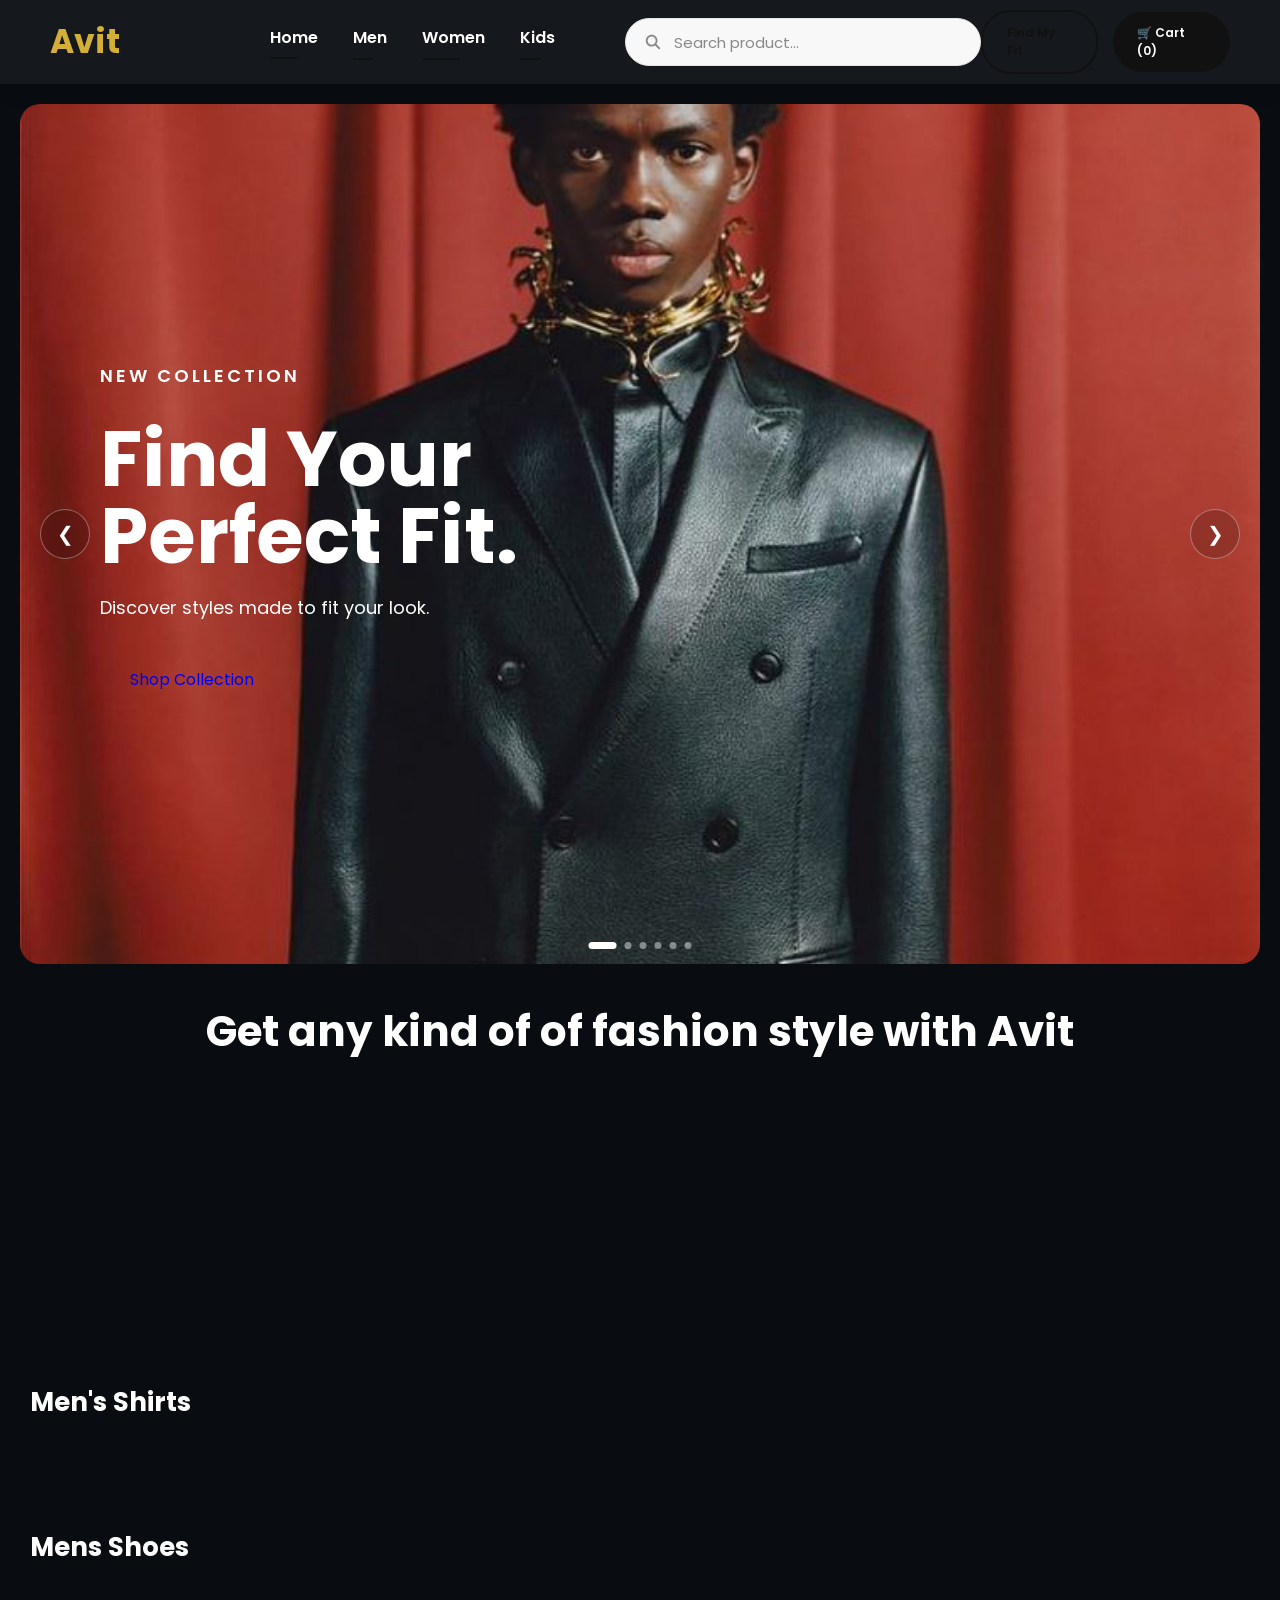
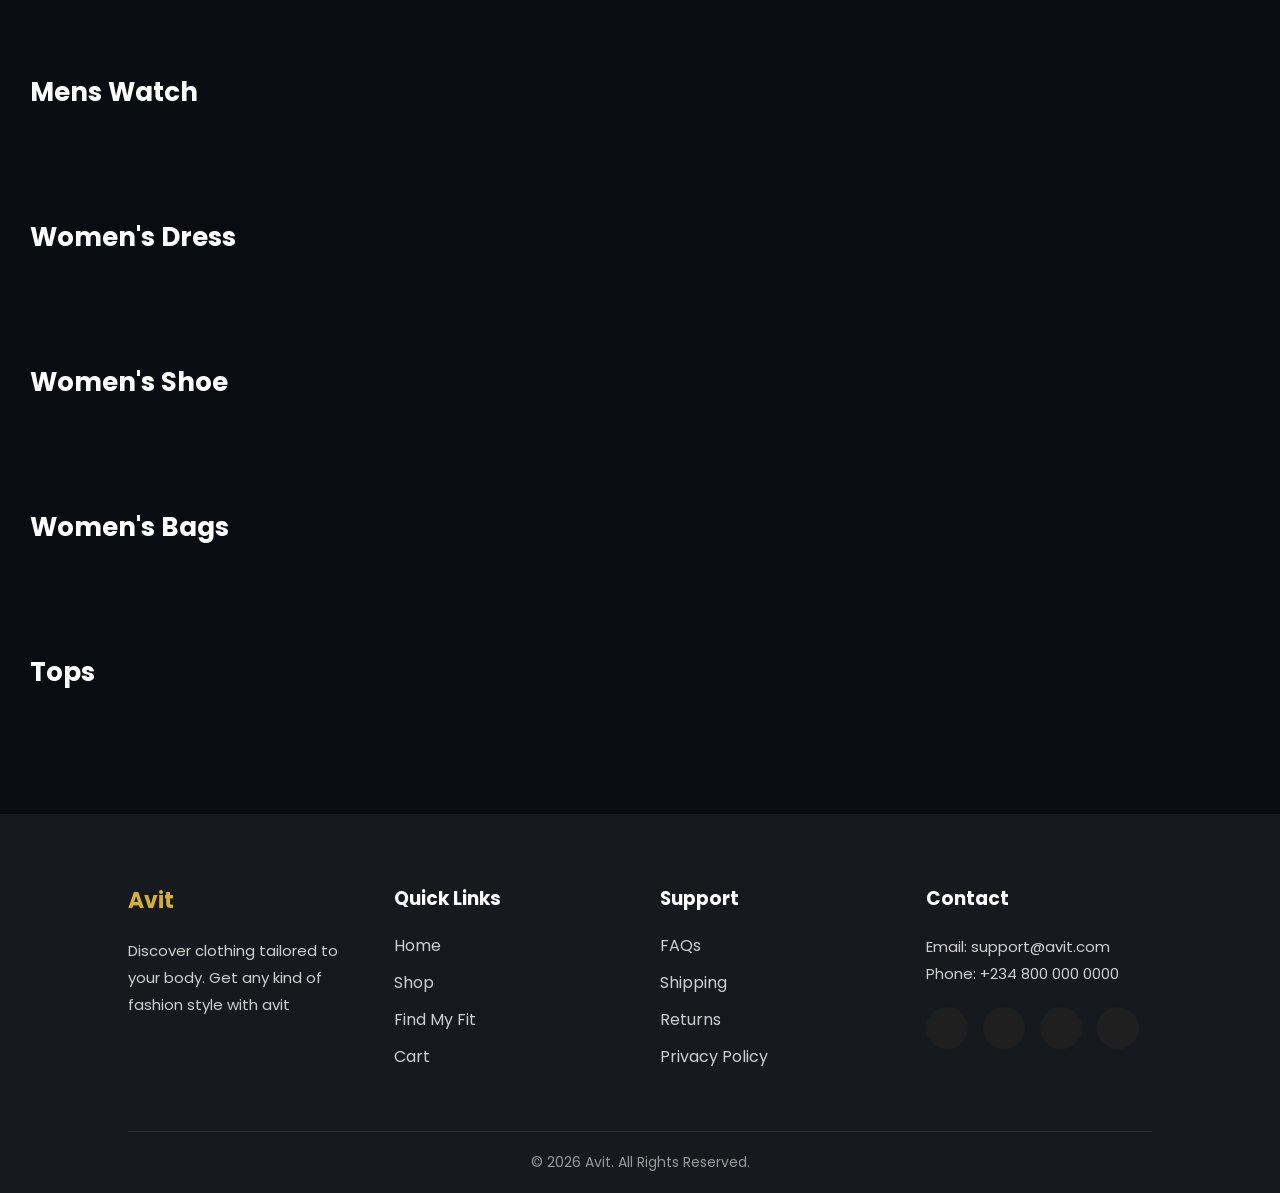
<file: index.html>
<!doctype html>
<html lang="en">
  <head>
    <meta charset="UTF-8"/>
    <meta name="viewport" content="width=device-width, initial-scale=1.0" />
    <title>Avit</title>
    <link rel="stylesheet" href="style.css" />
    <link rel="preconnect" href="https://fonts.googleapis.com">
<link rel="preconnect" href="https://fonts.gstatic.com" crossorigin>
<link href="https://fonts.googleapis.com/css2?family=Barlow+Semi+Condensed:ital,wght@0,100;0,200;0,300;0,400;0,500;0,600;0,700;0,800;0,900;1,100;1,200;1,300;1,400;1,500;1,600;1,700;1,800;1,900&family=Inter:ital,opsz,wght@0,14..32,100..900;1,14..32,100..900&family=League+Gothic&family=Open+Sans:ital,wght@0,300..800;1,300..800&family=Playfair+Display:ital,wght@0,400..900;1,400..900&family=Poppins:ital,wght@0,100;0,200;0,300;0,400;0,500;0,600;0,700;0,800;0,900;1,100;1,200;1,300;1,400;1,500;1,600;1,700;1,800;1,900&family=Roboto:ital,wght@0,100..900;1,100..900&family=Work+Sans:ital,wght@0,100..900;1,100..900&display=swap" rel="stylesheet">
<link rel="stylesheet" href="loader.css">  
</head>
  <body>




    <div id="loader-overlay" class="loader-overlay hidden">

    <div class="loader-box">

        <div class="spinner"></div>

        <h2 id="loader-title">Loading...</h2>

        <p id="loader-text">
            Please wait while we prepare everything.
        </p>

        <button id="retry-btn" class="hidden">
            Retry
        </button>

    </div>

</div>




    <!-- desktop-navbar -->
 <nav class="navbar">

    <div class="logo">
        <h1>Avit</h1>
    </div>

    <div class="gender">
           <div class="nav-home">
        <a href="index.html">Home</a>
    </div>
        <a href="#">Men</a>
        <a href="#">Women</a>
        <a href="#">Kids</a>
    </div>

   
        <div class="srch-bar">

            <svg xmlns="http://www.w3.org/2000/svg" viewBox="0 0 640 640">
                <path d="M480 272C480 317.9 465.1 360.3 440 394.7L566.6 521.4C579.1 533.9 579.1 554.2 566.6 566.7C554.1 579.2 533.8 579.2 521.3 566.7L394.7 440C360.3 465.1 317.9 480 272 480C157.1 480 64 386.9 64 272C64 157.1 157.1 64 272 64C386.9 64 480 157.1 480 272zM272 416C351.5 416 416 351.5 416 272C416 192.5 351.5 128 272 128C192.5 128 128 192.5 128 272C128 351.5 192.5 416 272 416z"/>
            </svg>

             <input
               type="text"
               id="search-input"
               placeholder="Search product...">

              <div id="search-dropdown" class="search-dropdown"></div>
        </div>

    <div class="actions">
        <a href="find-fit.html" class="fit-btn">
            Find My Fit
        </a>

     <a href="cart.html" class="cart-btn">
    🛒 Cart (<span class="cart-count">0</span>)
    </a>
    </div>
</nav>
<!-- end of desktop-navbar -->




<!-- mobile navbar -->
<section class="media-nav">

    <div class="avit">
     <button id="menu-btn">
                   ☰
            </button>

    <div class="logo">
        <h1>Avit</h1>
    </div>

    
        <div class="srch-bar">
            <svg xmlns="http://www.w3.org/2000/svg" viewBox="0 0 640 640">
                <path d="M480 272C480 317.9 465.1 360.3 440 394.7L566.6 521.4C579.1 533.9 579.1 554.2 566.6 566.7C554.1 579.2 533.8 579.2 521.3 566.7L394.7 440C360.3 465.1 317.9 480 272 480C157.1 480 64 386.9 64 272C64 157.1 157.1 64 272 64C386.9 64 480 157.1 480 272zM272 416C351.5 416 416 351.5 416 272C416 192.5 351.5 128 272 128C192.5 128 128 192.5 128 272C128 351.5 192.5 416 272 416z"/>
            </svg>

             <input type="text"id="mobile-search-input" placeholder="Search product...">
                <div id="mobile-search-dropdown" class="search-dropdown"></div>
        </div>
        </div>
        </section>


<div class="navka" id="navka">
     <div class="gender">
        <a href="index.html">Home</a>
        <a href="#">Men</a>
        <a href="#">Women</a>
        <a href="#">Kids</a>
    </div>

       <div class="actions">
        <a href="find-fit.html" class="fit-btn">
            Find My Fit
        </a>

     <a href="cart.html" class="cart-btn">
    🛒 Cart (<span class="cart-count">0</span>)
</a>
    </div>
</div>
<!-- end of mobile-navbar -->


    <section>

 <section class="hero">

    <!-- Slide 1 -->
    <div class="hero-slide active">

        <div class="hero-content">
            <p class="hero-label">NEW COLLECTION</p>

            <h1>Find Your Perfect Fit.</h1>

            <p>
                Discover styles made to fit your look.
            </p>

            <a href="#" class="hero-btn">
                Shop Collection
            </a>
        </div>

    </div>


    <!-- Slide 2 -->
    <div class="hero-slide">

        <div class="hero-content">
            <p class="hero-label">MEN'S COLLECTION</p>

            <h1>Style That Fits You.</h1>

            <p>
                Discover our latest men's collection.
            </p>

            <a href="#" class="hero-btn">
                Shop Men
            </a>
        </div>

    </div>


    <!-- Slide 3 -->
    <div class="hero-slide">

        <div class="hero-content">
            <p class="hero-label">MEN'S FIT</p>

            <h1>Know Your Size.</h1>

            <p>
                Find the right fit before you shop.
            </p>

            <a href="#" class="hero-btn">
                Find My Fit
            </a>
        </div>

    </div>


    <!-- Slide 4 -->
    <div class="hero-slide">

        <div class="hero-content">
            <p class="hero-label">WOMEN'S COLLECTION</p>

            <h1>Made For Your Style.</h1>

            <p>
                Explore our latest women's collection.
            </p>

            <a href="#" class="hero-btn">
                Shop Women
            </a>
        </div>

    </div>


    <!-- Slide 5 -->
    <div class="hero-slide">

        <div class="hero-content">
            <p class="hero-label">WOMEN'S COLLECTION</p>

            <h1>Style Made Personal.</h1>

            <p>
                Discover pieces made to complement your style.
            </p>

            <a href="#" class="hero-btn">
                Explore Women
            </a>
        </div>

    </div>


    <!-- Slide 6 -->
    <div class="hero-slide">

        <div class="hero-content">
            <p class="hero-label">AVIT FIT</p>

            <h1>Your Fit. Your Style.</h1>

            <p>
                Let AVIT help you discover your perfect size.
            </p>

            <a href="#" class="hero-btn">
                Find My Fit
            </a>
        </div>

    </div>


    <!-- Previous button -->
    <button class="hero-arrow hero-prev">
        &#10094;
    </button>


    <!-- Next button -->
    <button class="hero-arrow hero-next">
        &#10095;
    </button>


    <!-- Dots -->
    <div class="hero-dots">

        <button class="hero-dot active"></button>

        <button class="hero-dot"></button>

        <button class="hero-dot"></button>

        <button class="hero-dot"></button>

        <button class="hero-dot"></button>

        <button class="hero-dot"></button>

    </div>

</section>




      <div class="avit-text">
        <h2>Get any kind of of fashion style with Avit</h2>
      </div>

      

      <main class="first-rw">
        <h2>Men's Shirts</h2>

        <div id="mens-shirts" class="image-row"></div>
      </main>
   
      <main class="first-rw">
        <h2>Mens Shoes</h2>
        <div id="mens-shoes" class="image-row">

        </div>
      </main>

   
      <main class="first-rw">
        <h2>Mens Watch</h2>
        <div id="mens-watches" class="image-row">

        </div>
      </main>
   
      <main class="first-rw">
        <h2>Women's Dress</h2>
        <div id="womens-dresses" class="image-row">

        </div>
      </main>
   
      <main class="first-rw">
        <h2>Women's Shoe</h2>
        <div id="womens-shoes" class="image-row">

        </div>
      </main>
   

      <main class="first-rw">
        <h2>Women's Bags</h2>
        <div id="womens-bags" class="image-row">

        </div>
      </main>
   
      
      <main class="first-rw">
        <h2>Tops</h2>
        <div id="tops" class="image-row">

        </div>
      </main>

<!--       
      <main class="first-rw">
        <h2>Recommended</h2>
        <div class="image-row1">
          <div class="img-image">
            <img src="images/Instagram.png" alt="image" />
            <img src="images/iPhone wallpaper.png" alt="image" />
            <img src="images/manique.png" alt="image" />
            <img src="images/tf.png" alt="image" />
          </div>

          <div class="img-g">
            <img src="images/shoe1.png" alt="image" />
          </div>
        </div>
      </main>



  
      <main class="first-rw">
        <h2>Recommended</h2>
        <div class="image-row">

            <div class="single-box">
          <img src="images/600456562859320070.png" alt="image" />
             <h3>Black Shirt</h3>

    <p class="price">₦15,000</p>

    <button
        class="add-cart"
        data-id="1"
        data-name="Black Shirt"
        data-price="15000"
        data-image="images/shirt.jpg">
        Add to Cart
    </button>
    </div>

           
    <div class="single-box">
          <img src="images/65724475808430015.png" alt="image" />
               <h3>Black Shirt</h3>

    <p class="price">₦15,000</p>

    <button
        class="add-cart"
        data-id="1"
        data-name="Black Shirt"
        data-price="15000"
        data-image="images/shirt.jpg">
        Add to Cart
    </button>
    </div>


    <div class="single-box">
          <img src="images/cs.png" alt="image" />
       <h3>Black Shirt</h3>

    <p class="price">₦15,000</p>

    <button
        class="add-cart"
        data-id="1"
        data-name="Black Shirt"
        data-price="15000"
        data-image="images/shirt.jpg">
        Add to Cart
    </button>
</div>


           <div class="single-box">
          <img src="images/female mannequin.png" alt="image" />
                <h3>Black Shirt</h3>

    <p class="price">₦15,000</p>

    <button
        class="add-cart"
        data-id="1"
        data-name="Black Shirt"
        data-price="15000"
        data-image="images/shirt.jpg">
        Add to Cart
    </button>
    </div>



    <div class="singlebox">
          <img src="images/Instagram.png" alt="image" />
      <h3>Black Shirt</h3>

    <p class="price">₦15,000</p>

    <button
        class="add-cart"
        data-id="1"
        data-name="Black Shirt"
        data-price="15000"
        data-image="images/shirt.jpg">
        Add to Cart
    </button>
    </div>


         <div class="single-box">
          <img src="images/iPhone wallpaper.png" alt="image" />
             <h3>Black Shirt</h3>

    <p class="price">₦15,000</p>

    <button
        class="add-cart"
        data-id="1"
        data-name="Black Shirt"
        data-price="15000"
        data-image="images/shirt.jpg">
        Add to Cart
    </button>
    </div>


    <div class="single-box">
          <img src="images/manique.png" alt="image" />
                 <h3>Black Shirt</h3>

    <p class="price">₦15,000</p>

    <button
        class="add-cart"
        data-id="1"
        data-name="Black Shirt"
        data-price="15000"
        data-image="images/shirt.jpg">
        Add to Cart
    </button>
    </div>

    <div class="single-box">
          <img src="images/tf.png" alt="image" />
                         <h3>Black Shirt</h3>

    <p class="price">₦15,000</p>

    <button
        class="add-cart"
        data-id="1"
        data-name="Black Shirt"
        data-price="15000"
        data-image="images/shirt.jpg">
        Add to Cart
    </button>
    </div>

    
    <div class="single-box">
          <img src="images/tp.png" alt="images" />
                                <h3>Black Shirt</h3>

    <p class="price">₦15,000</p>

    <button
        class="add-cart"
        data-id="1"
        data-name="Black Shirt"
        data-price="15000"
        data-image="images/shirt.jpg">
        Add to Cart
    </button>
    </div>

        </div>
      </main>



      <main class="first-rw">
        <h2>Fashion Evolution</h2>
        <div class="image-row2">
          <img src="images/couplr.png" alt="image" />



          <div class="head2">
          <h2>The Evolution of Personal Style</h2>

          <p>
           Fashion is far more than just the
            clothes we wear; it is a profound visual language and a dynamic
            cultural phenomenon. From the glamorous runways of Vogue to the
            streets of Nigeria, style empowers individuals to express their
            unique identities, moods, and values.
          </p>
        </div>
      </main>



    
      <main class="first-rw">
        <h2>Recommended</h2>
        <div class="image-row">

            <div class="single-box">
          <img src="images/600456562859320070.png" alt="image" />
             <h3>Black Shirt</h3>

    <p class="price">₦15,000</p>

    <button
        class="add-cart"
        data-id="1"
        data-name="Black Shirt"
        data-price="15000"
        data-image="images/shirt.jpg">
        Add to Cart
    </button>
    </div>

           
    <div class="single-box">
          <img src="images/65724475808430015.png" alt="image" />
               <h3>Black Shirt</h3>

    <p class="price">₦15,000</p>

    <button
        class="add-cart"
        data-id="1"
        data-name="Black Shirt"
        data-price="15000"
        data-image="images/shirt.jpg">
        Add to Cart
    </button>
    </div>


    <div class="single-box">
          <img src="images/cs.png" alt="image" />
       <h3>Black Shirt</h3>

    <p class="price">₦15,000</p>

    <button
        class="add-cart"
        data-id="1"
        data-name="Black Shirt"
        data-price="15000"
        data-image="images/shirt.jpg">
        Add to Cart
    </button>
</div>


           <div class="single-box">
          <img src="images/female mannequin.png" alt="image" />
                <h3>Black Shirt</h3>

    <p class="price">₦15,000</p>

    <button
        class="add-cart"
        data-id="1"
        data-name="Black Shirt"
        data-price="15000"
        data-image="images/shirt.jpg">
        Add to Cart
    </button>
    </div>



    <div class="singlebox">
          <img src="images/Instagram.png" alt="image" />
      <h3>Black Shirt</h3>

    <p class="price">₦15,000</p>

    <button
        class="add-cart"
        data-id="1"
        data-name="Black Shirt"
        data-price="15000"
        data-image="images/shirt.jpg">
        Add to Cart
    </button>
    </div>


         <div class="single-box">
          <img src="images/iPhone wallpaper.png" alt="image" />
             <h3>Black Shirt</h3>

    <p class="price">₦15,000</p>

    <button
        class="add-cart"
        data-id="1"
        data-name="Black Shirt"
        data-price="15000"
        data-image="images/shirt.jpg">
        Add to Cart
    </button>
    </div>


    <div class="single-box">
          <img src="images/manique.png" alt="image" />
                 <h3>Black Shirt</h3>

    <p class="price">₦15,000</p>

    <button
        class="add-cart"
        data-id="1"
        data-name="Black Shirt"
        data-price="15000"
        data-image="images/shirt.jpg">
        Add to Cart
    </button>
    </div>

    <div class="single-box">
          <img src="images/tf.png" alt="image" />
                         <h3>Black Shirt</h3>

    <p class="price">₦15,000</p>

    <button
        class="add-cart"
        data-id="1"
        data-name="Black Shirt"
        data-price="15000"
        data-image="images/shirt.jpg">
        Add to Cart
    </button>
    </div>

    
    <div class="single-box">
          <img src="images/tp.png" alt="images" />
                                <h3>Black Shirt</h3>

    <p class="price">₦15,000</p>

    <button
        class="add-cart"
        data-id="1"
        data-name="Black Shirt"
        data-price="15000"
        data-image="images/shirt.jpg">
        Add to Cart
    </button>
    </div>

        </div>
      </main>  -->



    <footer class="footer">
    <div class="footer-container">

        <div class="footer-section">
            <h2 class="logo">Avit</h2>
            <p>
                Discover clothing tailored to your body. Get any kind of fashion style with avit
            </p>
        </div>

        <div class="footer-section">
            <h3>Quick Links</h3>
            <ul>
                <li><a href="index.html">Home</a></li>
                <li><a href="search.html">Shop</a></li>
                <li><a href="input.html">Find My Fit</a></li>
                <li><a href="payment.html">Cart</a></li>
            </ul>
        </div>

        <div class="footer-section">
            <h3>Support</h3>
            <ul>
                <li><a href="#">FAQs</a></li>
                <li><a href="#">Shipping</a></li>
                <li><a href="#">Returns</a></li>
                <li><a href="#">Privacy Policy</a></li>
            </ul>
        </div>

        <div class="footer-section">
            <h3>Contact</h3>
            <p>Email: support@avit.com</p>
            <p>Phone: +234 800 000 0000</p>

            <div class="socials">
                <a href="#"><i class="fa-brands fa-facebook-f"></i></a>
                <a href="#"><i class="fa-brands fa-instagram"></i></a>
                <a href="#"><i class="fa-brands fa-x-twitter"></i></a>
                <a href="#"><i class="fa-brands fa-tiktok"></i></a>
            </div>
        </div>

    </div>

    <div class="footer-bottom">
        <p>© 2026 Avit. All Rights Reserved.</p>
    </div>
</footer>

<script src="loader.js"></script>
<script src="index.js"></script>

  </body>
</html>
</file>
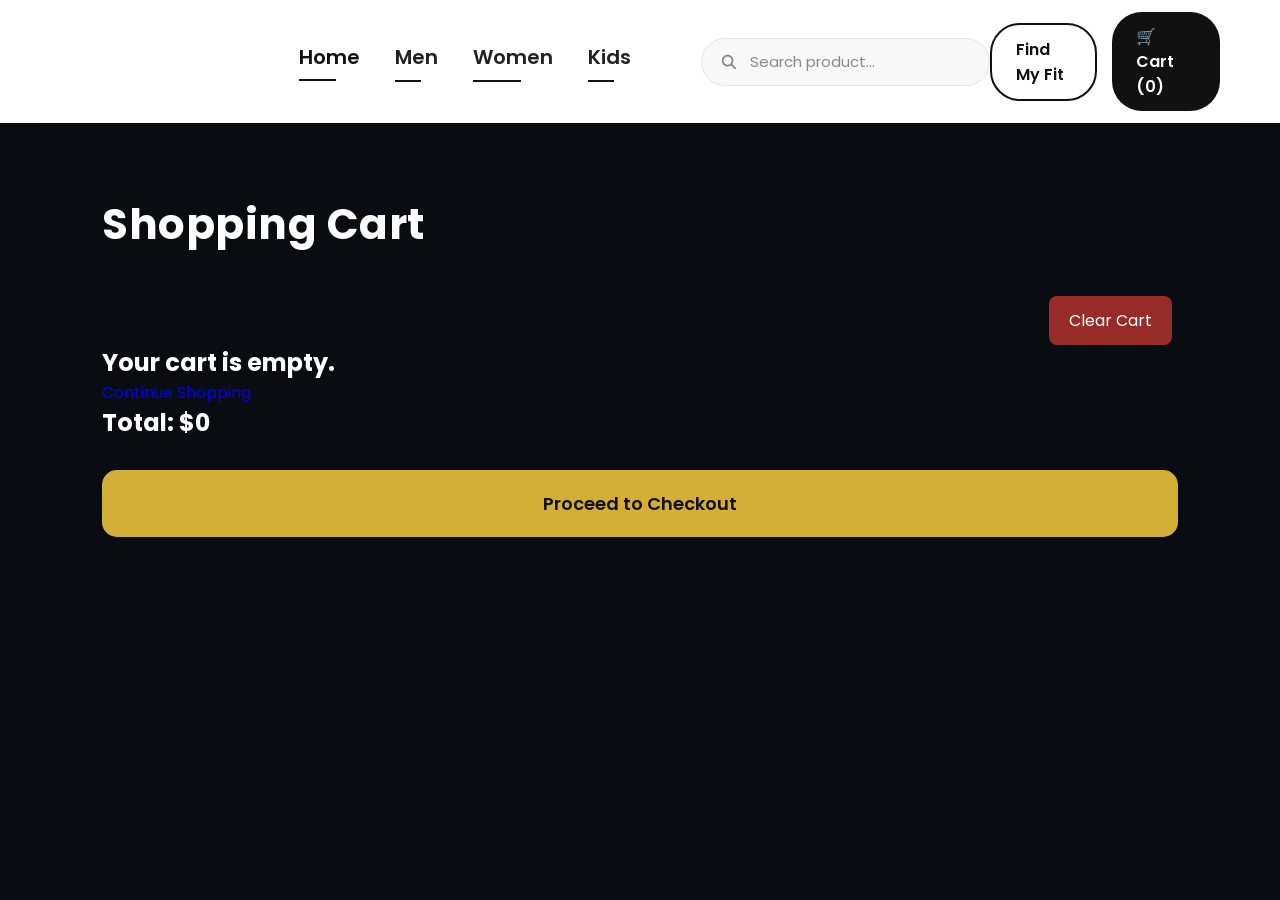
<file: cart.html>
<!DOCTYPE html>
<html lang="en">
<head>
    <meta charset="UTF-8">
    <meta name="viewport" content="width=device-width, initial-scale=1.0">
    <title>Cart</title>
    <link rel="stylesheet" href="cart.css">
    <link rel="stylesheet"
    href="https://cdnjs.cloudflare.com/ajax/libs/font-awesome/6.7.2/css/all.min.css">
</head>
<body>


    <nav class="navbar">

    <div class="logo">
        <h1>Avit</h1>
    </div>

    <div class="gender">
           <div class="nav-home">
        <a href="index.html">Home</a>
    </div>
        <a href="#">Men</a>
        <a href="#">Women</a>
        <a href="#">Kids</a>
    </div>

   
        <div class="srch-bar">

            <svg xmlns="http://www.w3.org/2000/svg" viewBox="0 0 640 640">
                <path d="M480 272C480 317.9 465.1 360.3 440 394.7L566.6 521.4C579.1 533.9 579.1 554.2 566.6 566.7C554.1 579.2 533.8 579.2 521.3 566.7L394.7 440C360.3 465.1 317.9 480 272 480C157.1 480 64 386.9 64 272C64 157.1 157.1 64 272 64C386.9 64 480 157.1 480 272zM272 416C351.5 416 416 351.5 416 272C416 192.5 351.5 128 272 128C192.5 128 128 192.5 128 272C128 351.5 192.5 416 272 416z"/>
            </svg>

             <input
               type="text"
               id="search-input"
               placeholder="Search product...">

              <div id="search-dropdown" class="search-dropdown"></div>
        </div>

    <div class="actions">
        <a href="find-fit.html" class="fit-btn">
            Find My Fit
        </a>

     <a href="cart.html" class="cart-btn">
    🛒 Cart (<span class="cart-count">0</span>)
    </a>
    </div>
</nav>
<!-- end of desktop-navbar -->




<!-- mobile navbar -->
<section class="media-nav">

    <div class="avit">
     <button id="menu-btn">
                   ☰
            </button>

    <div class="logo">
        <h1>Avit</h1>
    </div>

    
        <div class="srch-bar">
            <svg xmlns="http://www.w3.org/2000/svg" viewBox="0 0 640 640">
                <path d="M480 272C480 317.9 465.1 360.3 440 394.7L566.6 521.4C579.1 533.9 579.1 554.2 566.6 566.7C554.1 579.2 533.8 579.2 521.3 566.7L394.7 440C360.3 465.1 317.9 480 272 480C157.1 480 64 386.9 64 272C64 157.1 157.1 64 272 64C386.9 64 480 157.1 480 272zM272 416C351.5 416 416 351.5 416 272C416 192.5 351.5 128 272 128C192.5 128 128 192.5 128 272C128 351.5 192.5 416 272 416z"/>
            </svg>

             <input type="text"id="mobile-search-input" placeholder="Search product...">
                <div id="mobile-search-dropdown" class="search-dropdown"></div>
        </div>
        </div>
        </section>


<div class="navka" id="navka">
     <div class="gender">
        <a href="index.html">Home</a>
        <a href="#">Men</a>
        <a href="#">Women</a>
        <a href="#">Kids</a>
    </div>

       <div class="actions">
        <a href="find-fit.html" class="fit-btn">
            Find My Fit
        </a>

     <a href="cart.html" class="cart-btn">
    🛒 Cart (<span class="cart-count">0</span>)
</a>
    </div>
</div>
<!-- end of desktop-navbar -->



    <div class="whole-container">

    <h1>Shopping Cart</h1>

    <button id="clear-cart" class="clear-cart-btn">
    Clear Cart
    </button>

    <div id="empty-cart" style="display:none;">
    <h2>Your cart is empty.</h2>
    <a href="index.html">Continue Shopping</a>
</div>

    <div id="cart-container"></div>

    
    <h2>Total: $<span id="total">0</span></h2>

    <a href="payment.html">
    <button class="checkout-btn">
        Proceed to Checkout
    </button>
    </a>

    </div>

    <script src="cart.js"></script>

    <script src="index.js"></script>

</body>
</html>
</file>
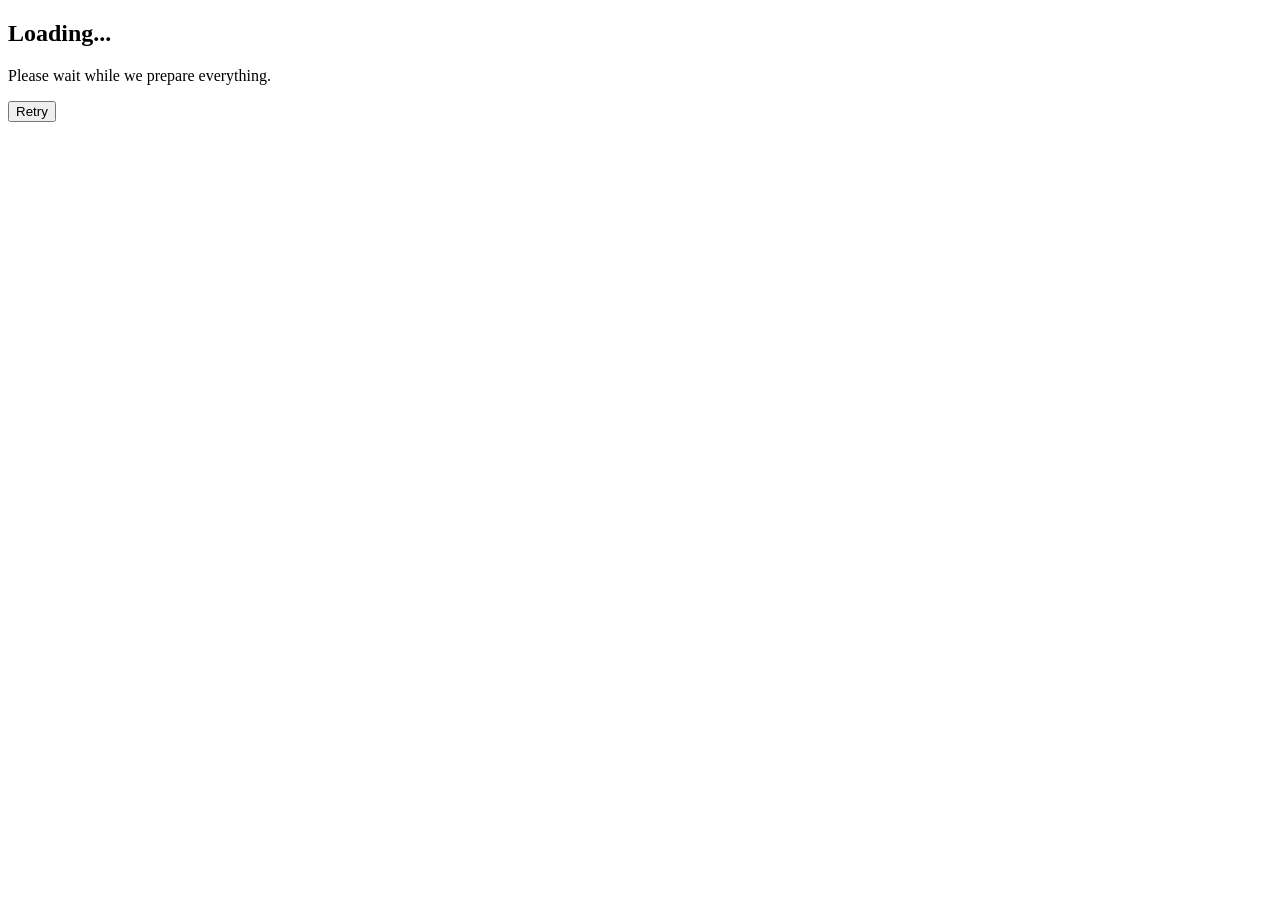
<file: loader.html>
<!DOCTYPE html>
<html lang="en">
<head>
    <meta charset="UTF-8">
    <meta name="viewport" content="width=device-width, initial-scale=1.0">
    <title>loader</title>
    
    
</head>
<body>
    

    <div id="loader-overlay" class="loader-overlay hidden">
    <div class="loader-box">

        <div class="spinner"></div>

        <h2 id="loader-title">Loading...</h2>

        <p id="loader-text">
            Please wait while we prepare everything.
        </p>

        <button id="retry-btn" class="hidden">
            Retry
        </button>

    </div>
</div>

       <script src="loader.js"></script>
        <script src="index.js"></script>

</body>
</html>
</file>
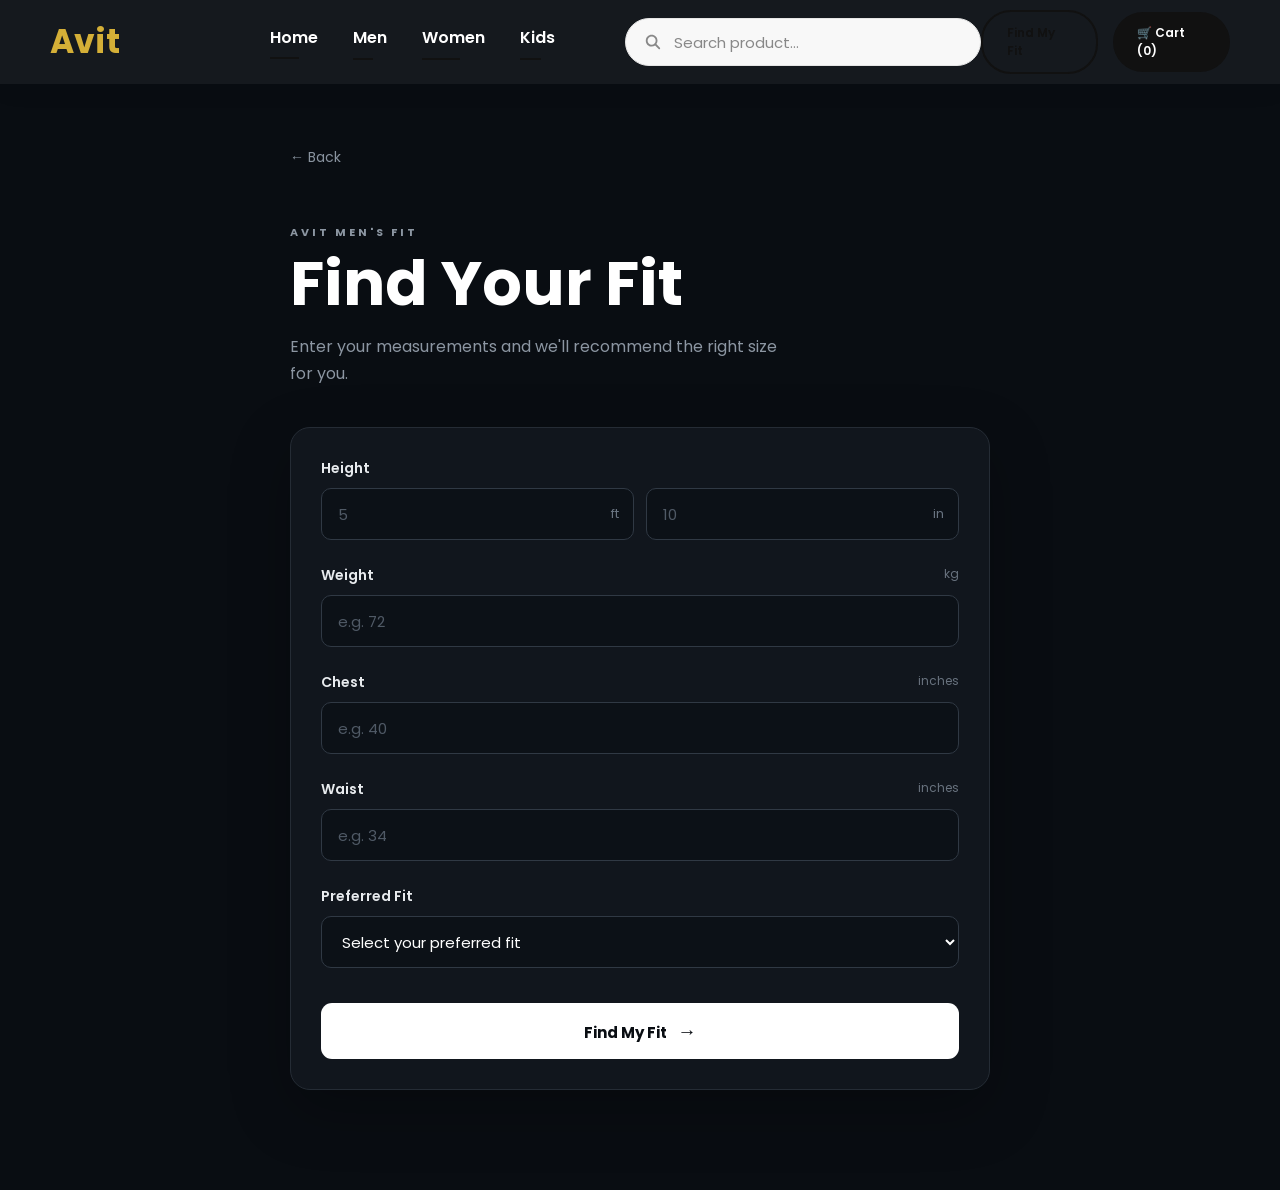
<file: mens-fit.html>
<!DOCTYPE html>
<html lang="en">
<head>
    <meta charset="UTF-8">
    <meta
        name="viewport"
        content="width=device-width, initial-scale=1.0">
    <title>Men's Fit | AVIT</title>
    <link rel="stylesheet" href="style.css">
    <link rel="stylesheet" href="fit-form.css">
</head>

<body>


    
    <!-- desktop-navbar -->
 <nav class="navbar">

    <div class="logo">
        <h1>Avit</h1>
    </div>

    <div class="gender">
           <div class="nav-home">
        <a href="index.html">Home</a>
    </div>
        <a href="#">Men</a>
        <a href="#">Women</a>
        <a href="#">Kids</a>
    </div>

   
        <div class="srch-bar">

            <svg xmlns="http://www.w3.org/2000/svg" viewBox="0 0 640 640">
                <path d="M480 272C480 317.9 465.1 360.3 440 394.7L566.6 521.4C579.1 533.9 579.1 554.2 566.6 566.7C554.1 579.2 533.8 579.2 521.3 566.7L394.7 440C360.3 465.1 317.9 480 272 480C157.1 480 64 386.9 64 272C64 157.1 157.1 64 272 64C386.9 64 480 157.1 480 272zM272 416C351.5 416 416 351.5 416 272C416 192.5 351.5 128 272 128C192.5 128 128 192.5 128 272C128 351.5 192.5 416 272 416z"/>
            </svg>

             <input
               type="text"
               id="search-input"
               placeholder="Search product...">

              <div id="search-dropdown" class="search-dropdown"></div>
        </div>

    <div class="actions">
        <a href="find-fit.html" class="fit-btn">
            Find My Fit
        </a>

     <a href="cart.html" class="cart-btn">
    🛒 Cart (<span class="cart-count">0</span>)
    </a>
    </div>
</nav>
<!-- end of desktop-navbar -->




<!-- mobile navbar -->
<section class="media-nav">

    <div class="avit">
     <button id="menu-btn">
                   ☰
            </button>

    <div class="logo">
        <h1>Avit</h1>
    </div>

    
        <div class="srch-bar">
            <svg xmlns="http://www.w3.org/2000/svg" viewBox="0 0 640 640">
                <path d="M480 272C480 317.9 465.1 360.3 440 394.7L566.6 521.4C579.1 533.9 579.1 554.2 566.6 566.7C554.1 579.2 533.8 579.2 521.3 566.7L394.7 440C360.3 465.1 317.9 480 272 480C157.1 480 64 386.9 64 272C64 157.1 157.1 64 272 64C386.9 64 480 157.1 480 272zM272 416C351.5 416 416 351.5 416 272C416 192.5 351.5 128 272 128C192.5 128 128 192.5 128 272C128 351.5 192.5 416 272 416z"/>
            </svg>

             <input type="text"id="mobile-search-input" placeholder="Search product...">
                <div id="mobile-search-dropdown" class="search-dropdown"></div>
        </div>
        </div>
        </section>


<div class="navka" id="navka">
     <div class="gender">
        <a href="index.html">Home</a>
        <a href="#">Men</a>
        <a href="#">Women</a>
        <a href="#">Kids</a>
    </div>

       <div class="actions">
        <a href="find-fit.html" class="fit-btn">
            Find My Fit
        </a>

     <a href="cart.html" class="cart-btn">
    🛒 Cart (<span class="cart-count">0</span>)
</a>
    </div>
</div>
<!-- end of mobile-navbar -->



<main class="fit-page">

    <div class="fit-container">

        <a href="find-fit.html" class="back-fit">
            ← Back
        </a>


        <div class="fit-header">

            <span>AVIT MEN'S FIT</span>

            <h1>Find Your Fit</h1>

            <p>
                Enter your measurements and we'll recommend
                the right size for you.
            </p>

        </div>


        <form id="men-fit-form" class="fit-form">


            <!-- HEIGHT -->

            <div class="form-group">

                <label>
                    Height
                </label>

                <div class="height-fields">

                    <div>
                        <input
                            type="number"
                            id="height-feet"
                            placeholder="5"
                            min="3"
                            max="8"
                        >

                        <span>ft</span>
                    </div>

                    <div>
                        <input
                            type="number"
                            id="height-inches"
                            placeholder="10"
                            min="0"
                            max="11"
                        >

                        <span>in</span>
                    </div>

                </div>

                <small
                    class="error-message"
                    id="height-error"
                ></small>

            </div>


            <!-- WEIGHT -->

            <div class="form-group">

                <label for="weight">
                    Weight
                    <span>kg</span>
                </label>

                <input
                    type="number"
                    id="weight"
                    placeholder="e.g. 72"
                    min="20"
                    max="300"
                    step="0.1"
                >

                <small
                    class="error-message"
                    id="weight-error"
                ></small>

            </div>


            <!-- CHEST -->

            <div class="form-group">

                <label for="chest">
                    Chest
                    <span>inches</span>
                </label>

                <input
                    type="number"
                    id="chest"
                    placeholder="e.g. 40"
                    min="20"
                    max="70"
                    step="0.5"
                >

                <small
                    class="error-message"
                    id="chest-error"
                ></small>

            </div>


            <!-- WAIST -->

            <div class="form-group">

                <label for="waist">
                    Waist
                    <span>inches</span>
                </label>

                <input
                    type="number"
                    id="waist"
                    placeholder="e.g. 34"
                    min="20"
                    max="70"
                    step="0.5"
                >

                <small
                    class="error-message"
                    id="waist-error"
                ></small>

            </div>


            <!-- FIT -->

            <div class="form-group">

                <label for="fit">
                    Preferred Fit
                </label>

                <select id="fit">

                    <option value="">
                        Select your preferred fit
                    </option>

                    <option value="Slim">
                        Slim
                    </option>

                    <option value="Regular">
                        Regular
                    </option>

                    <option value="Relaxed">
                        Relaxed
                    </option>

                    <option value="Oversized">
                        Oversized
                    </option>

                </select>

                <small
                    class="error-message"
                    id="fit-error"
                ></small>

            </div>


            <button type="submit" class="find-fit-btn">
                Find My Fit
                <span>→</span>
            </button>
        </form>


        <!-- RESULT -->

        <div
            id="fit-result"
            class="fit-result hidden"
        ></div>

    </div>

</main>


<script src="gemini.js"></script>
<script src="genders-fit.js"></script>

</body>
</html>
</file>
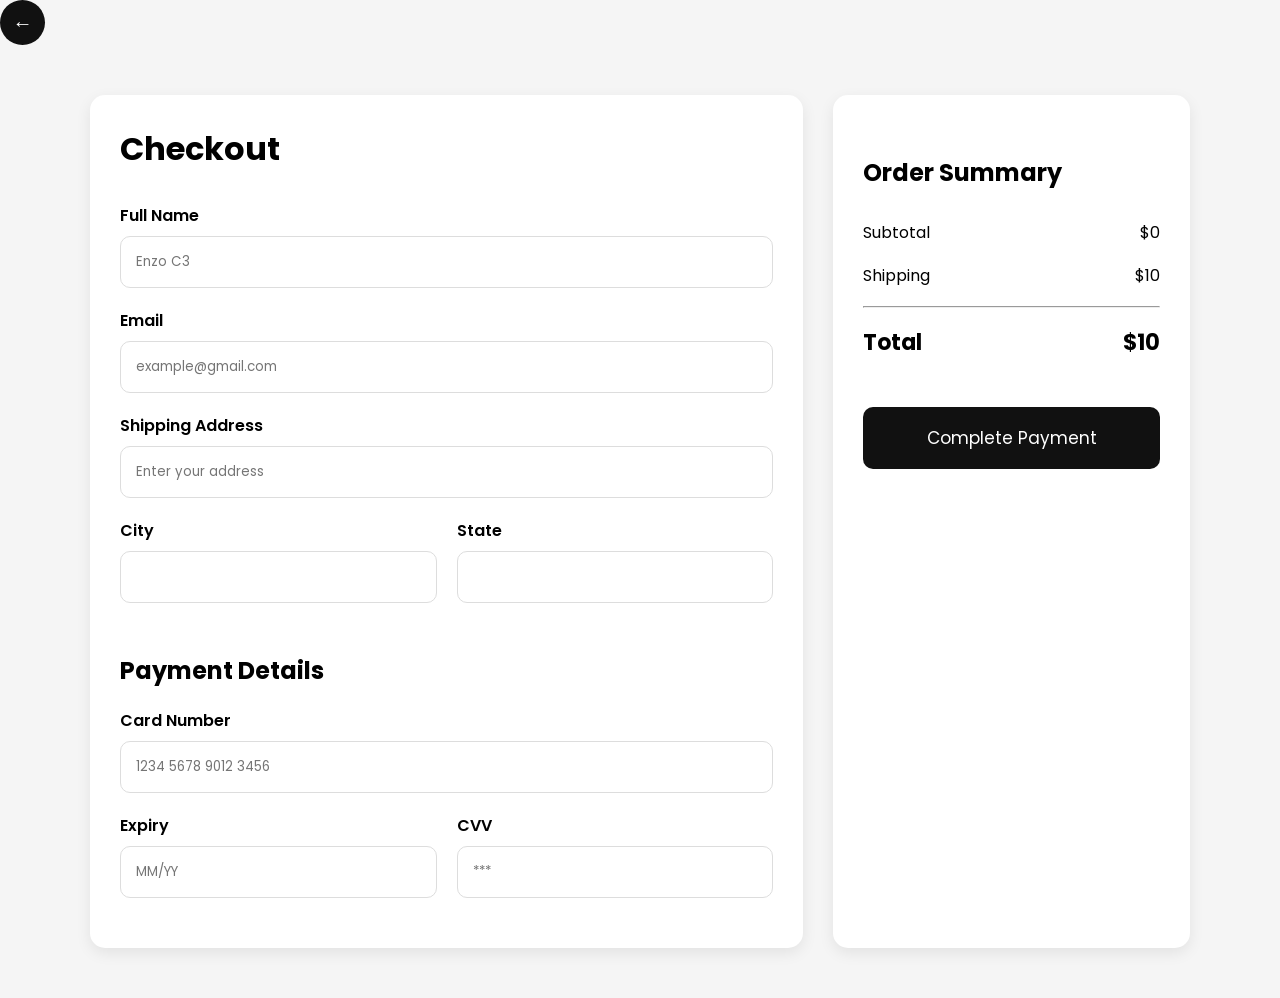
<file: payment.html>
<!doctype html>
<html lang="en">
  <head>
    <meta charset="UTF-8" />
    <meta name="viewport" content="width=device-width, initial-scale=1.0" />
    <title>Checkout</title>
    <link rel="stylesheet" href="payment.css"/>
  </head>
  <body>

   <button class="back-circle" onclick="history.back()">
    &#8592;
</button>

    <div class="checkout-container">
      <div class="payment-form">
        <h1>Checkout</h1>

        <div class="input-box">
          <label>Full Name</label>
          <input type="text" placeholder="Enzo C3" />
        </div>

        <div class="input-box">
          <label>Email</label>
          <input type="email" placeholder="example@gmail.com" />
        </div>

        <div class="input-box">
          <label>Shipping Address</label>
          <input type="text" placeholder="Enter your address" />
        </div>

        <div class="row">
          <div class="input-box">
            <label>City</label>
            <input type="text" />
          </div>

          <div class="input-box">
            <label>State</label>
            <input type="text" />
          </div>
        </div>

        <h2>Payment Details</h2>

        <div class="input-box">
          <label>Card Number</label>
          <input type="text" placeholder="1234 5678 9012 3456" />
        </div>

        <div class="row">
          <div class="input-box">
            <label>Expiry</label>
            <input type="text" placeholder="MM/YY" />
          </div>

          <div class="input-box">
            <label>CVV</label>
            <input type="password" placeholder="***" />
          </div>
        </div>
      </div>

      <div class="order-summary">
        <h2>Order Summary</h2>

        <div id="checkout-products">
        </div>

        <div class="summary">
          <p>
            <span>Subtotal</span>
            <span id="subtotal">$0</span>
          </p>

          <p>
            <span>Shipping</span>
            <span>$10</span>
          </p>

          <hr />

          <p class="total">
            <span>Total</span>
            <span id="total">$10</span>
          </p>
        </div>

        <button class="pay-btn">Complete Payment</button>
      </div>
    </div>

    <script src="index.js"></script>
  </body>
</html>
</file>
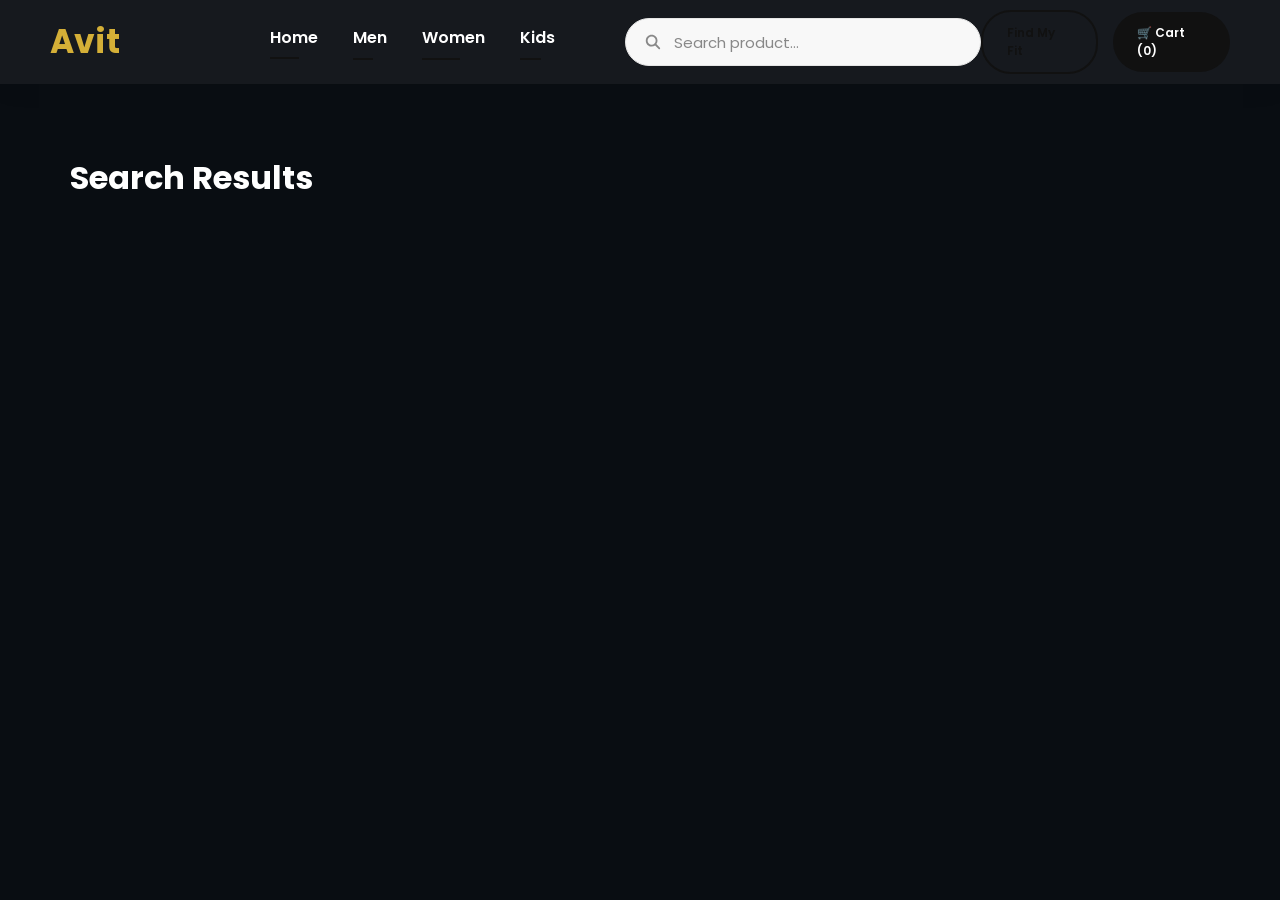
<file: search.html>
<!DOCTYPE html>
<html lang="en">
<head>
    <meta charset="UTF-8">
    <meta name="viewport" content="width=device-width, initial-scale=1.0">
    <title>Search</title>
    <link rel="stylesheet" href="style.css">
</head>
<body>

        <!-- desktop-navbar -->
 <nav class="navbar">

    <div class="logo">
        <h1>Avit</h1>
    </div>

    <div class="gender">
           <div class="nav-home">
        <a href="index.html">Home</a>
    </div>
        <a href="#">Men</a>
        <a href="#">Women</a>
        <a href="#">Kids</a>
    </div>

   
        <div class="srch-bar">

            <svg xmlns="http://www.w3.org/2000/svg" viewBox="0 0 640 640">
                <path d="M480 272C480 317.9 465.1 360.3 440 394.7L566.6 521.4C579.1 533.9 579.1 554.2 566.6 566.7C554.1 579.2 533.8 579.2 521.3 566.7L394.7 440C360.3 465.1 317.9 480 272 480C157.1 480 64 386.9 64 272C64 157.1 157.1 64 272 64C386.9 64 480 157.1 480 272zM272 416C351.5 416 416 351.5 416 272C416 192.5 351.5 128 272 128C192.5 128 128 192.5 128 272C128 351.5 192.5 416 272 416z"/>
            </svg>

             <input
               type="text"
               id="search-input"
               placeholder="Search product...">

              <div id="search-dropdown" class="search-dropdown"></div>
        </div>

    <div class="actions">
        <a href="find-fit.html" class="fit-btn">
            Find My Fit
        </a>

     <a href="cart.html" class="cart-btn">
    🛒 Cart (<span class="cart-count">0</span>)
    </a>
    </div>
</nav>
<!-- end of desktop-navbar -->




<!-- mobile navbar -->
<section class="media-nav">

    <div class="avit">
     <button id="menu-btn">
                   ☰
            </button>

    <div class="logo">
        <h1>Avit</h1>
    </div>

    
        <div class="srch-bar">
            <svg xmlns="http://www.w3.org/2000/svg" viewBox="0 0 640 640">
                <path d="M480 272C480 317.9 465.1 360.3 440 394.7L566.6 521.4C579.1 533.9 579.1 554.2 566.6 566.7C554.1 579.2 533.8 579.2 521.3 566.7L394.7 440C360.3 465.1 317.9 480 272 480C157.1 480 64 386.9 64 272C64 157.1 157.1 64 272 64C386.9 64 480 157.1 480 272zM272 416C351.5 416 416 351.5 416 272C416 192.5 351.5 128 272 128C192.5 128 128 192.5 128 272C128 351.5 192.5 416 272 416z"/>
            </svg>

             <input type="text"id="mobile-search-input" placeholder="Search product...">
                <div id="mobile-search-dropdown" class="search-dropdown"></div>
        </div>
        </div>
        </section>


<div class="navka" id="navka">
     <div class="gender">
        <a href="index.html">Home</a>
        <a href="#">Men</a>
        <a href="#">Women</a>
        <a href="#">Kids</a>
    </div>

       <div class="actions">
        <a href="find-fit.html" class="fit-btn">
            Find My Fit
        </a>

     <a href="cart.html" class="cart-btn">
    🛒 Cart (<span class="cart-count">0</span>)
</a>
    </div>
</div>
<!-- end of mobile-navbar -->
    
    <div class="search-page">

      <h1 class="search-title">
        Search Results
    </h1>

    <div id="search-results" class="image-row"></div>
    </div>

    <script src="search.js"></script>


</body>
</html>
</file>
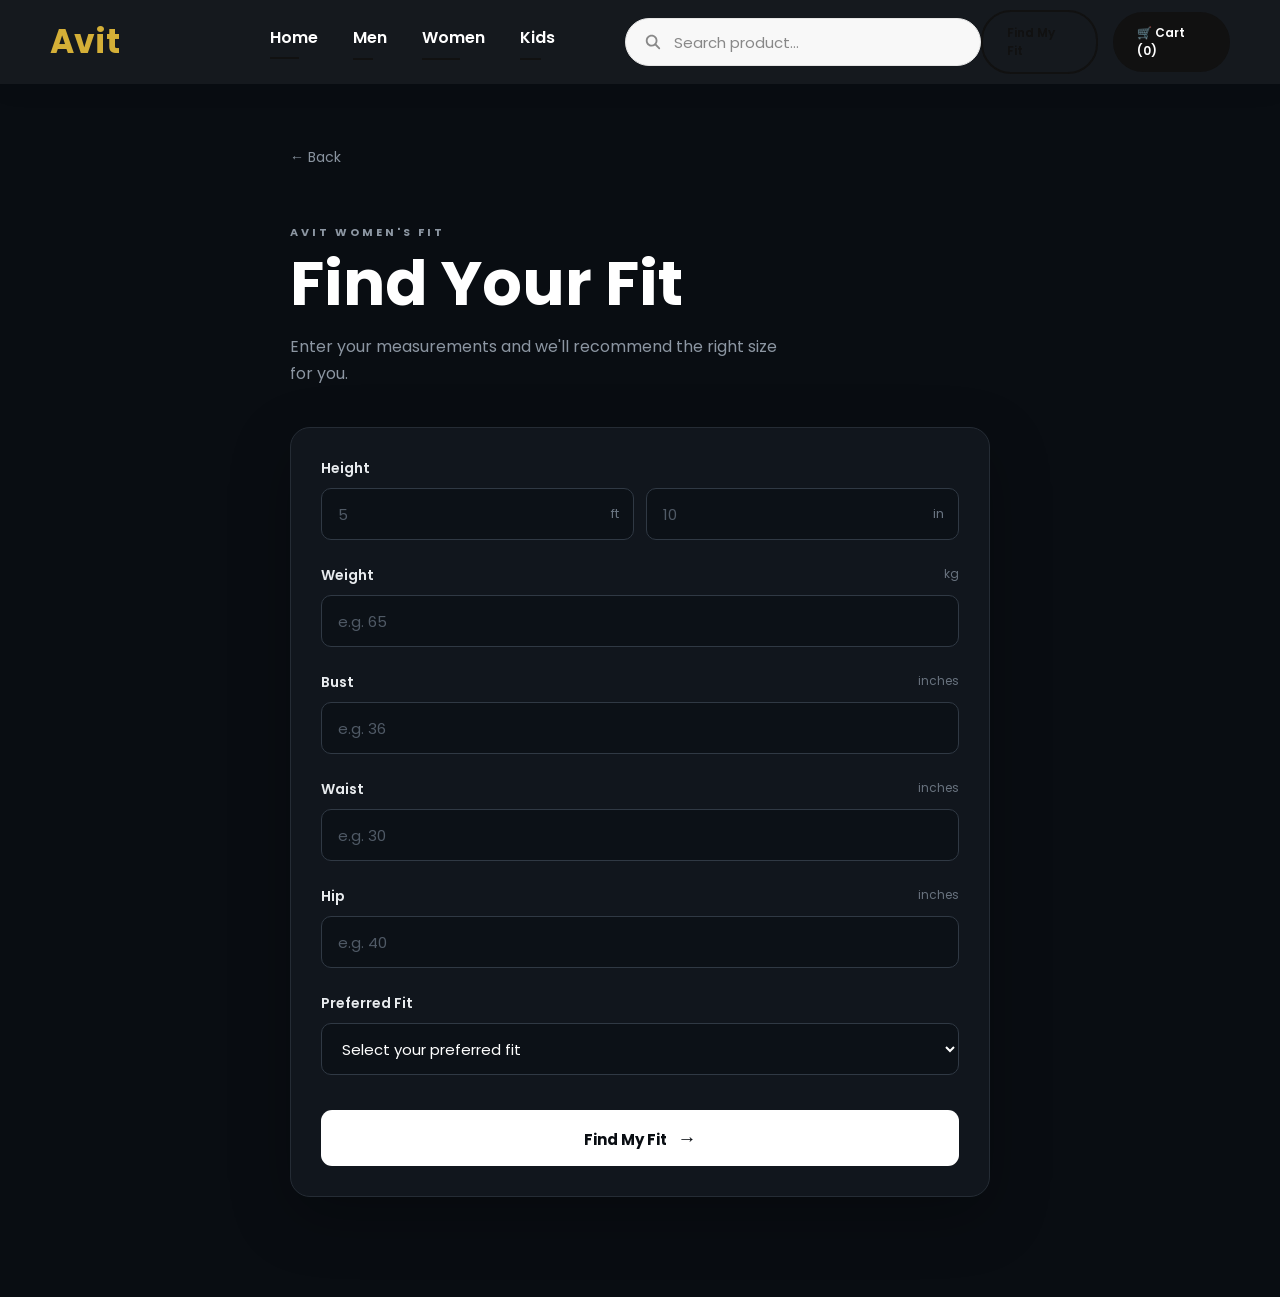
<file: womens-fit.html>
<!doctype html>
<html lang="en">
  <head>
    <meta charset="UTF-8" />
    <meta name="viewport" content="width=device-width, initial-scale=1.0" />

    <title>Women's Fit | AVIT</title>

    <link rel="stylesheet" href="style.css" />
    <link rel="stylesheet" href="fit-form.css" />
  </head>

  <body>

    
    <!-- desktop-navbar -->
 <nav class="navbar">

    <div class="logo">
        <h1>Avit</h1>
    </div>

    <div class="gender">
           <div class="nav-home">
        <a href="index.html">Home</a>
    </div>
        <a href="#">Men</a>
        <a href="#">Women</a>
        <a href="#">Kids</a>
    </div>

   
        <div class="srch-bar">

            <svg xmlns="http://www.w3.org/2000/svg" viewBox="0 0 640 640">
                <path d="M480 272C480 317.9 465.1 360.3 440 394.7L566.6 521.4C579.1 533.9 579.1 554.2 566.6 566.7C554.1 579.2 533.8 579.2 521.3 566.7L394.7 440C360.3 465.1 317.9 480 272 480C157.1 480 64 386.9 64 272C64 157.1 157.1 64 272 64C386.9 64 480 157.1 480 272zM272 416C351.5 416 416 351.5 416 272C416 192.5 351.5 128 272 128C192.5 128 128 192.5 128 272C128 351.5 192.5 416 272 416z"/>
            </svg>

             <input
               type="text"
               id="search-input"
               placeholder="Search product...">

              <div id="search-dropdown" class="search-dropdown"></div>
        </div>

    <div class="actions">
        <a href="find-fit.html" class="fit-btn">
            Find My Fit
        </a>

     <a href="cart.html" class="cart-btn">
    🛒 Cart (<span class="cart-count">0</span>)
    </a>
    </div>
</nav>
<!-- end of desktop-navbar -->




<!-- mobile navbar -->
<section class="media-nav">

    <div class="avit">
     <button id="menu-btn">
                   ☰
            </button>

    <div class="logo">
        <h1>Avit</h1>
    </div>

    
        <div class="srch-bar">
            <svg xmlns="http://www.w3.org/2000/svg" viewBox="0 0 640 640">
                <path d="M480 272C480 317.9 465.1 360.3 440 394.7L566.6 521.4C579.1 533.9 579.1 554.2 566.6 566.7C554.1 579.2 533.8 579.2 521.3 566.7L394.7 440C360.3 465.1 317.9 480 272 480C157.1 480 64 386.9 64 272C64 157.1 157.1 64 272 64C386.9 64 480 157.1 480 272zM272 416C351.5 416 416 351.5 416 272C416 192.5 351.5 128 272 128C192.5 128 128 192.5 128 272C128 351.5 192.5 416 272 416z"/>
            </svg>

             <input type="text"id="mobile-search-input" placeholder="Search product...">
                <div id="mobile-search-dropdown" class="search-dropdown"></div>
        </div>
        </div>
        </section>


<div class="navka" id="navka">
     <div class="gender">
        <a href="index.html">Home</a>
        <a href="#">Men</a>
        <a href="#">Women</a>
        <a href="#">Kids</a>
    </div>

       <div class="actions">
        <a href="find-fit.html" class="fit-btn">
            Find My Fit
        </a>

     <a href="cart.html" class="cart-btn">
    🛒 Cart (<span class="cart-count">0</span>)
</a>
    </div>
</div>
<!-- end of mobile-navbar -->



    <main class="fit-page">
      <div class="fit-container">
        <a href="find-fit.html" class="back-fit"> ← Back </a>

        <div class="fit-header">
          <span>AVIT WOMEN'S FIT</span>

          <h1>Find Your Fit</h1>

          <p>
            Enter your measurements and we'll recommend the right size for you.
          </p>
        </div>

        <form id="women-fit-form" class="fit-form">
          <!-- HEIGHT -->

          <div class="form-group">
            <label> Height </label>

            <div class="height-fields">
              <div>
                <input
                  type="number"
                  id="height-feet"
                  placeholder="5"
                  min="3"
                  max="8"
                />

                <span>ft</span>
              </div>

              <div>
                <input
                  type="number"
                  id="height-inches"
                  placeholder="10"
                  min="0"
                  max="11"
                />

                <span>in</span>
              </div>
            </div>

            <small class="error-message" id="height-error"></small>
          </div>

          <!-- WEIGHT -->

          <div class="form-group">
            <label for="weight">
              Weight
              <span>kg</span>
            </label>

            <input
              type="number"
              id="weight"
              placeholder="e.g. 65"
              min="20"
              max="300"
              step="0.1"
            />

            <small class="error-message" id="weight-error"></small>
          </div>

          <!-- BUST -->

          <div class="form-group">
            <label for="bust">
              Bust
              <span>inches</span>
            </label>

            <input
              type="number"
              id="bust"
              placeholder="e.g. 36"
              min="20"
              max="70"
              step="0.5"
            />

            <small class="error-message" id="bust-error"></small>
          </div>

          <!-- WAIST -->

          <div class="form-group">
            <label for="waist">
              Waist
              <span>inches</span>
            </label>

            <input
              type="number"
              id="waist"
              placeholder="e.g. 30"
              min="20"
              max="70"
              step="0.5"
            />

            <small class="error-message" id="waist-error"></small>
          </div>

          <!-- HIP -->

          <div class="form-group">
            <label for="hip">
              Hip
              <span>inches</span>
            </label>

            <input
              type="number"
              id="hip"
              placeholder="e.g. 40"
              min="20"
              max="70"
              step="0.5"
            />

            <small class="error-message" id="hip-error"></small>
          </div>

          <!-- FIT -->

          <div class="form-group">
            <label for="fit"> Preferred Fit </label>

            <select id="fit">
              <option value="">Select your preferred fit</option>

              <option value="Slim">Slim</option>

              <option value="Regular">Regular</option>

              <option value="Relaxed">Relaxed</option>

              <option value="Oversized">Oversized</option>
            </select>

            <small class="error-message" id="fit-error"></small>
          </div>

          <button type="submit" class="find-fit-btn">
            Find My Fit
            <span>→</span>
          </button>
        </form>

        <div id="fit-result" class="fit-result hidden"></div>
      </div>
    </main>

    <script src="gemini.js"></script>
    <script src="genders-fit.js"></script>
  </body>
</html>
</file>
<file: style.css>
@import url('https://fonts.googleapis.com/css2?family=Poppins:wght@300;400;500;600;700&display=swap');

*{
    margin: 0;
    padding: 0;
    box-sizing: border-box;
    font-family:'Poppins',sans-serif;
}

body {
    width: 100%;
    height: 100%;
    color: white;
    background-color: #090d12;
}

.logo{
    color:#D4AF37;
    font-size:22px;
}

.navbar {
    display:flex;
    align-items:center;
    justify-content:space-between;
    padding:10px 50px;
    background:rgba(255,255,255,0.05);
    box-shadow:0 5px 25px rgba(0,0,0,.05);
    position:sticky;
    top:0;
    z-index:100;
}

nav a {
    text-decoration: none;
    color: white;
    font-size: 12px;
}

#menu-btn {
    display: none;
}

.gender{
    display:flex;
    gap:35px;
    margin-left: 150px;
}

.gender a{
    text-decoration:none;
    color:white;
    font-size: 16px;
    font-weight:600;
    position:relative;
    transition:.3s;
    padding-bottom: 10px;
}

.gender a::after{
    content:"";
    position:absolute;
    left:0;
    bottom:0;
    width:60%;
    height:2px;
    background:#111;
    transition:.3s;
}

.gender a:hover::after{
    width:100%;
}

.gender a:hover{
    color:#000;
}

.nav-home a{
    text-decoration:none;
    color:white;
    font-weight:600;
    transition:.3s;
    font-size: 16px;
}

.nav-home a:hover{
    color:#d4af37ec;
}

.actions{
    display:flex;
    align-items:center;
    gap:15px;
    flex-wrap: nowrap;
}

.fit-btn{
    text-decoration:none;
    padding:12px 24px;
    border:2px solid #111;
    border-radius:30px;
    color:#111;
    font-weight:600;
    transition:.35s;
}

.cart-btn{
    text-decoration:none;
    padding:12px 24px;
    background:#111;
    color:white;
    border-radius:30px;
    font-weight:600;
    transition:.35s;
}

.fit-btn:hover{
    background:#111;
    color:#fff;
    transform:translateY(-3px);
}

.cart-btn:hover{
    background:#d4af37;
    color:#111;
    transform:translateY(-3px);
    box-shadow:0 10px 20px rgba(0,0,0,.15);
}

nav a:hover {
    color: #2D2D2D;
}

.media-nav {
    display: none;
}

.srch-bar{
    display: flex;
    align-items: center;
    gap: 12px;
    height: 48px;
    padding: 0 18px;
    background: #f8f8f8;
    border: 1px solid #e5e5e5;
    border-radius: 50px;
    transition: all .3s ease;
    margin-left: 70px;
    position: relative;
}

.search-dropdown{
    position:absolute;
    top:60px;
    left:0;
    width:100%;
    background:#fff;
    border-radius:12px;
    box-shadow:0 10px 30px rgba(0,0,0,.1);
    display:none;
    overflow:hidden;
    z-index:1000;
}

.search-dropdown{
    min-width: 300px;
    max-height: 400px;
    overflow-y: auto;
}

.search-item{
    display:flex;
    align-items:center;
    gap:15px;
    padding:12px;
    cursor:pointer;
    transition:.25s;
    text-decoration:none;
    color:#111;
}

.search-message {
    width: 230px;
    height: 30px;
    display: flex;
    justify-content: center;
    align-items: center;
    border-radius: none;
}

.srch-bar input{
    width: 100%;
    border: none;
    outline: none;
    background: transparent;
    font-size: 15px;
    color: #222;
}

.search-item:hover{
    background:#f5f5f5;
}

.search-item img{
    width:50px;
    height:50px;
    object-fit:cover;
    border-radius:8px;
}

.search-item h4{
    font-size:15px;
}

.srch-bar:hover{
    border-color: #111;
}

.srch-bar input::placeholder{
    color: #888;
}

.srch-bar svg{
    width: 18px;
    height: 18px;
    fill: #888;
    flex-shrink: 0;
    transition: .3s;
}

.srch-bar:focus-within{
    background: #fff;
    border-color: #111;
    box-shadow: 0 0 0 4px rgba(17,17,17,.08);
}

.srch-bar:focus-within svg{
    fill: #111;
}

strong {
    color: #d4af37;
}

.navka {
    display: none;
}




/* HERO SECTION*/

.hero {
    width: 100%;
    height: 100vh;
    min-height: 500px;

    position: relative;
    overflow: hidden;

    padding: 20px;
}


/*HERO SLIDES*/

.hero-slide {
    position: absolute;
    top: 20px;
    left: 20px;
    right: 20px;
    bottom: 20px;
    width: calc(100% - 40px);
    height: calc(100% - 40px);
    display: flex;
    align-items: center;
    background-size: cover;
    background-position: center center;
    background-repeat: no-repeat;
    border-radius: 20px;
    padding: 20px;
    transform: translateX(100%);

    visibility: hidden;

    transition:
        transform 0.8s cubic-bezier(0.77, 0, 0.175, 1),
        visibility 0s linear 0.8s;
}


/* Active slide */

.hero-slide.active {
    transform: translateX(0);

    visibility: visible;

    z-index: 2;
    transition:
        transform 0.8s cubic-bezier(0.77, 0, 0.175, 1);
}

.hero-slide:not(.active) {
    z-index: 1;
}


/*HERO BACKGROUND IMAGES*/

.hero-slide:nth-child(1) {
    background-image: url("images/mens2.png");
}

.hero-slide:nth-child(2) {
    background-image: url("images/mens3.png");
}

.hero-slide:nth-child(3) {
    background-image: url("images/men-fit.png");
}

.hero-slide:nth-child(4) {
    background-image: url("images/womens2.png");
}

.hero-slide:nth-child(5) {
    background-image: url("images/womens1.png");
}

.hero-slide:nth-child(6) {
    background-image: url("images/women-fit.png");
}


/*HERO CONTENT*/

.hero-content {
    position: relative;
    z-index: 2;

    padding: 0 60px;
}


.hero-label {
    font-size: 14px;
    font-weight: 600;
    letter-spacing: 3px;

    margin-bottom: 15px;
}


.hero-content h1 {
    font-size: clamp(40px, 6vw, 80px);

    line-height: 1;

    max-width: 650px;

    margin: 0 0 20px;
}


.hero-content p {
    font-size: 18px;

    line-height: 1.6;

    max-width: 500px;

    margin-bottom: 30px;
}


.hero-btn {
    display: inline-block;

    padding: 14px 30px;

    text-decoration: none;

    border-radius: 4px;
}


/* slider arrow */
.hero-arrow {
    position: absolute;
    top: 50%;
    transform: translateY(-50%);
    width: 50px;
    height: 50px;
    display: flex;
    align-items: center;
    justify-content: center;
    border: 1px solid rgba(255, 255, 255, 0.35);
    border-radius: 50%;
    background: rgba(0, 0, 0, 0.15);
    color: white;
    font-size: 20px;
    cursor: pointer;
    z-index: 10;
    backdrop-filter: blur(8px);
    transition: 0.3s ease;
}


.hero-arrow:hover {
    background: rgba(255, 255, 255, 0.15);
    border-color: rgba(255, 255, 255, 0.7);
}

.hero-prev {
    left: 40px;
}

.hero-next {
    right: 40px;
}

/*SLIDER DOTS*/

.hero-dots {
    position: absolute;

    bottom: 35px;
    left: 50%;

    transform: translateX(-50%);

    display: flex;
    align-items: center;

    gap: 8px;

    z-index: 10;
}


.hero-dot {
    width: 7px;
    height: 7px;
    padding: 0;
    border: none;
    border-radius: 20px;
    background: rgba(255, 255, 255, 0.45);
    cursor: pointer;
    transition:
        width 0.4s ease,
        background 0.4s ease;
}

.hero-dot.active {
    width: 28px;
    background: white;
}

.avit-text {
    display: flex;
    flex-direction: column;
    align-items: center;
    justify-content: center;
    margin-top: 1rem;
    margin-bottom: 20rem;
    font-size: 28px;
    font-weight: 600px;
}

.search-title {
    margin-bottom: 40px;
}

.search-page {
    padding: 70px;
}

.fit-selection {
    min-height: 100vh;
    display: flex;
    align-items: center;
    justify-content: center;
    padding: 70px 25px;
}

/*PRODUCT ROW*/

.first-rw {
    margin-top: 4rem;
    padding: 0 30px;
}

.first-rw h2 {
    margin: 0 0 22px;
    font-size: 26px;
    font-weight: 700;
    color: #fff;
}

.image-row {
    display: flex;
    gap: 3rem;
    width: 100%;

    overflow-x: auto;
    overflow-y: hidden;

    padding: 5px 2px 15px;

    scrollbar-width: none;
    scroll-behavior: smooth;
}

.image-row::-webkit-scrollbar {
    display: none;
}


/* =========================
   PRODUCT CARD
========================= */

.product-card {
    flex: 0 0 220px;

    display: flex;
    flex-direction: column;

    background: #111820;

    border: 1px solid rgba(255, 255, 255, 0.12);
    border-radius: 16px;

    overflow: hidden;

    transition:
        transform 0.3s ease,
        border-color 0.3s ease,
        box-shadow 0.3s ease;
}

.product-card:hover {
    transform: translateY(-6px);

    border-color: rgba(255, 255, 255, 0.25);

    box-shadow: 0 15px 35px rgba(0, 0, 0, 0.25);
}


/* =========================
   PRODUCT IMAGE
========================= */

.product-card img {
    display: block;

    width: 100%;
    height: 270px;

    object-fit: cover;

    background: #999;

    transition: transform 0.5s ease;
}

.product-card:hover img {
    transform: scale(1.04);
}


/* =========================
   PRODUCT NAME
========================= */

.product-card h3 {
    margin: 16px 16px 8px;

    font-size: 16px;
    line-height: 1.35;

    font-weight: 600;

    color: #fff;

    text-align: left;

    /* prevents very long names from destroying the card */
    display: -webkit-box;
    -webkit-line-clamp: 2;
    -webkit-box-orient: vertical;
    overflow: hidden;
}


/* =========================
   PRICE
========================= */

.product-card p {
    margin: 0 16px 15px;

    font-size: 17px;
    font-weight: 700;

    color: #D4AF37;

    text-align: left;
}


/* ADD TO CART*/

.add-cart {
    width: calc(100% - 32px);
    height: 40px;
    margin: 0 16px 16px;
    border: 1px solid rgba(255, 255, 255, 0.25);
    border-radius: 7px;
    background: transparent;
    color: #fff;
    font-size: 13px;
    font-weight: 500;
    cursor: pointer;
    transition: all 0.3s ease;
}

.add-cart:hover {
    background: #D4AF37;
    color: #111;
    border-color: #fff;
}


/*PRODUCT LINK*/

.discript {
    display: block;

    color: inherit;
    text-decoration: none;
}



.discript {
    display: flex;
    flex-direction: column;
    align-items: center;
    justify-content: center;
    text-decoration: none;
    color: black;
}

.footer{
    background:rgba(255,255,255,0.05);
    color:#ffffff;
    padding:70px 10% 20px;
    margin-top:80px;
}

.footer-container{
    display:grid;
    grid-template-columns:repeat(auto-fit,minmax(220px,1fr));
    gap:40px;
}

.footer-section h2, h3{
    margin-bottom:20px;
}

.footer-section p{
    color:#cfcfcf;
    line-height:1.8;
    font-size:15px;
}

.footer-section ul{
    list-style:none;
    padding:0;
}

.footer-section ul li{
    margin-bottom:12px;
}

.footer-section ul li a{
    color:#cfcfcf;
    text-decoration:none;
    transition:.3s;
}

.footer-section ul li a:hover{
    color:#D4AF37;
    padding-left:5px;
}

.socials{
    margin-top:20px;
    display:flex;
    gap:15px;
}

.socials a{
    width:42px;
    height:42px;
    background:#1f1f1f;
    display:flex;
    align-items:center;
    justify-content:center;
    border-radius:50%;
    color:#ffffff;
    text-decoration:none;
    transition:.3s;
}

.socials a:hover{
    background:#D4AF37;
    color:#111111;
    transform:translateY(-4px);
}

.footer-bottom{
    border-top:1px solid #333;
    margin-top:50px;
    padding-top:20px;
    text-align:center;
}

.footer-bottom p{
    color:#999;
    font-size:14px;
}







 @media (max-width:1024px){
    .gender{
        margin-left:0;
        margin-top: 10px;
        gap:10px;
        display: flex;
        flex-direction: column;
    }

    .gender a{
        font-size:16px;
    }

    .srch-bar{
        margin-left:0;
        width:220px;
        display: flex;
        align-items: center;
        justify-content: center;
        gap: 12px;
        height: 35px;
        background: #f8f8f8;
        border: 1px solid #e5e5e5;
        border-radius: 10px;
        transition: all .3s ease;  
        margin-right: 5px;  
    }

    .fit-btn{
       text-decoration:none;
       border:1px solid #111;
       border-radius:10px;
       color:#111;
       font-weight:600;
       transition:.35s;
       padding: 10px;
       font-size: 14px;
    }

    .cart-btn{
       text-decoration:none;
       padding: 10px;
       background:#111;
       color:white;
       border-radius:10px;
       font-weight:600;
       transition:.35s;
       font-size: 14px;
    }

    .first-rw h2{
        font-size:24px;
    }

    .navbar{
        display: none;
    }

    .avit {
        display: flex;
        flex-direction: row;
        justify-content: space-between;
        align-items: center;
        gap: 1rem;
        background-color: white;
        padding-left: 7px;
        height: 100%;
        padding:10px;
        padding-left: 1rem;
    }

    .avit-text h2 {
        font-size: 20px;
        display: flex;
        align-items: center;
        justify-content: center;
        text-align: center;
        padding: 20px;
    }

    #menu-btn {
        display: flex;
        background-color: white;
        color: black;
        font-size: 24px;
        cursor: pointer;
        display: block;
        border: none;
    }

    .media-nav {
        display: flex;
        flex-direction: column;
        position: fixed;
        top: 0;
        left: 0;
        border: 3px solid whitesmoke;
        width: 100%;
        height: auto;
        overflow: visible;
        z-index: 1000;
    }

    #navka{
       position: fixed;
       top: 60px;
       left: 0;
       width: 250px;
       height: 100vh;
       background: rgba(255, 255, 255, 0.192);
       display: none;
       padding: 22px;
       z-index: 9999;
    }

    #navka.active{
       display: block;
    }

    .logo h1{
       font-size:26px;
    }

    .actions{
       display:flex;
       flex-direction: column;
       align-items:flex-start;
       gap:15px;
       margin-top: 8px;
}

 .gender a::after{
       content:none;
    }

    .gender a:hover{
      color:#777; 
    }

    .search-dropdown{
       position:absolute;
       top:45px;
       left:0;
       width:100%;
       background:#fff;
       z-index:10000;
}

    .search-message {
       width: 130px;
       height: 30px;
       display: flex;
       justify-content: center;
       align-items: center;
       border-radius: none;
}

    .search-page {
       padding: 30px;
    }

    .search-title {
        margin-bottom: 40px;
    }

   .first-rw {
        padding: 0 16px;
        margin-top: 10px;
    }

    .first-rw h2 {
        font-size: 22px;
        margin-bottom: 18px;
    }

    .image-row {
        gap: 15px;
    }

    .product-card {
        flex: 0 0 185px;
        border-radius: 13px;
    }

    .product-card img {
        height: 225px;
    }

    .product-card h3 {
        margin: 13px 13px 7px;
        font-size: 15px;
    }

    .product-card p {
        margin: 0 13px 13px;
        font-size: 15px;
    }

    .add-cart {
        width: calc(100% - 26px);
        margin: 0 13px 13px;
    }


}



/*TABLET*/

@media (max-width: 768px) {

    .hero {
        height: 85vh;
        min-height: 550px;
        padding: 12px;
        margin-top: 70px;
    }

    .hero-slide {
        inset: 12px;
        width: calc(100% - 24px);
        height: calc(100% - 24px);
        background-position: center;
    }

    .hero-content {
        padding: 0 30px;
    }

    .hero-content h1 {
        font-size: 48px;
    }

    .hero-content p {
        font-size: 16px;
    }

    .hero-prev {
        left: 25px;
    }

    .hero-next {
        right: 25px;
    }
}

/*MOBILE*/

@media (max-width: 480px) {

    .hero {
        height: 80vh;
        min-height: 500px;
        padding: 8px;
        margin-top: 70px;
    }


    .hero-slide {
        inset: 8px;
        width: calc(100% - 16px);
        height: calc(100% - 16px);
        border-radius: 14px;
        background-position: center;
    }

    .hero-content {
        padding: 0 20px;
    }

    .hero-content h1 {
        font-size: 40px;
    }

    .hero-content p {
        font-size: 15px;
    }

    .hero-arrow {
        width: 40px;
        height: 40px;

        font-size: 16px;
    }

    .hero-prev {
        left: 18px;
    }

    .hero-next {
        right: 18px;
    }

    .hero-dots {
        bottom: 22px;
    }
}
</file>
<file: loader.css>
.loader-overlay{
    position:fixed;
    inset:0;
    background:#0f0f0f;
    display:flex;
    justify-content:center;
    align-items:center;
    z-index:9999;
}

.hidden{
    display:none;
}

.loader-box{
    text-align:center;
    color:white;
    max-width:350px;
}

.spinner{
    width:60px;
    height:60px;
    border:5px solid rgba(255,255,255,.2);
    border-top:5px solid white;
    border-radius:50%;
    animation:spin .8s linear infinite;
    margin:auto;
    margin-bottom:20px;
}

@keyframes spin{

from{
transform:rotate(0deg);
}

to{
transform:rotate(360deg);
}

}

.loader-box h2{

margin-bottom:10px;

}

.loader-box p{

opacity:.7;
line-height:1.5;

}

#retry-btn{

margin-top:25px;
padding:12px 25px;
border:none;
border-radius:8px;
cursor:pointer;
background:white;
font-weight:bold;

}
</file>
<file: cart.css>
@import url("https://fonts.googleapis.com/css2?family=Poppins:wght@300;400;500;600;700&display=swap");

* {
  margin: 0;
  padding: 0;
  box-sizing: border-box;
  font-family: "Poppins", sans-serif;
}

body {
  background-color: #090d12;;
  color: white;
}

.navbar {
    display:flex;
    align-items:center;
    justify-content:space-between;
    padding:10px 60px;
    background:#fff;
    box-shadow:0 5px 25px rgba(0,0,0,.05);
    position:sticky;
    top:0;
    z-index:100;
}

nav a {
    text-decoration: none;
    color: black;
    font-size: 16px;
}

#menu-btn {
    display: none;
}

.gender{
    display:flex;
    gap:35px;
    margin-left: 150px;
}

.gender a{
    text-decoration:none;
    color:#222;
    font-size:17px;
    font-weight:600;
    position:relative;
    transition:.3s;
    font-size: 20px;
    padding-bottom: 10px;
}

.gender a::after{
    content:"";
    position:absolute;
    left:0;
    bottom:0;
    width:60%;
    height:2px;
    background:#111;
    transition:.3s;
}

.gender a:hover::after{
    width:100%;
}

.gender a:hover{
    color:#000;
}

.nav-home a{
    text-decoration:none;
    color:#111;
    font-weight:600;
    transition:.3s;
    font-size: 20px;
}

.nav-home a:hover{
    color:#777;
}

.actions{
    display:flex;
    align-items:center;
    gap:15px;
    flex-wrap: nowrap;
}

.fit-btn{
    text-decoration:none;
    padding:12px 24px;
    border:2px solid #111;
    border-radius:30px;
    color:#111;
    font-weight:600;
    transition:.35s;
}

.cart-btn{
    text-decoration:none;
    padding:12px 24px;
    background:#111;
    color:white;
    border-radius:30px;
    font-weight:600;
    transition:.35s;
}

.fit-btn:hover{
    background:#111;
    color:#fff;
    transform:translateY(-3px);
}

.cart-btn:hover{
    background:#d4af37;
    color:#111;
    transform:translateY(-3px);
    box-shadow:0 10px 20px rgba(0,0,0,.15);
}

nav a:hover {
    color: #2D2D2D;
}

.media-nav {
    display: none;
}

.srch-bar{
    display: flex;
    align-items: center;
    gap: 12px;
    height: 48px;
    padding: 0 18px;
    background: #f8f8f8;
    border: 1px solid #e5e5e5;
    border-radius: 50px;
    transition: all .3s ease;
    margin-left: 70px;
    position: relative;
}

.search-dropdown{
    position:absolute;
    top:60px;
    left:0;
    width:100%;
    background:#fff;
    border-radius:12px;
    box-shadow:0 10px 30px rgba(0,0,0,.1);
    display:none;
    overflow:hidden;
    z-index:1000;
}

.search-dropdown{
    min-width: 300px;
    max-height: 400px;
    overflow-y: auto;
}

.search-item{
    display:flex;
    align-items:center;
    gap:15px;
    padding:12px;
    cursor:pointer;
    transition:.25s;
    text-decoration:none;
    color:#111;
}

.search-message {
    width: 230px;
    height: 30px;
    display: flex;
    justify-content: center;
    align-items: center;
    border-radius: none;
}

.srch-bar input{
    width: 100%;
    border: none;
    outline: none;
    background: transparent;
    font-size: 15px;
    color: #222;
}

.search-item:hover{
    background:#f5f5f5;
}

.search-item img{
    width:50px;
    height:50px;
    object-fit:cover;
    border-radius:8px;
}

.search-item h4{
    font-size:15px;
}

.srch-bar:hover{
    border-color: #111;
}

.srch-bar input::placeholder{
    color: #888;
}

.srch-bar svg{
    width: 18px;
    height: 18px;
    fill: #888;
    flex-shrink: 0;
    transition: .3s;
}

.srch-bar:focus-within{
    background: #fff;
    border-color: #111;
    box-shadow: 0 0 0 4px rgba(17,17,17,.08);
}

.srch-bar:focus-within svg{
    fill: #111;
}

strong {
    color: #d4af37;
}

.navka {
    display: none;
}


.whole-container {
    padding: 70px 8%;
}

h1 {
  font-size: 42px;
  font-weight: 700;
  margin-bottom: 40px;
  letter-spacing: 0.5px; 
}

.clear-cart-btn{
    padding:12px 20px;
    background:#972b28;
    color:#fff;
    border:none;
    border-radius:8px;
    cursor:pointer;
    font-size:16px;
    transition:.3s;
    display: flex;
    justify-content: flex-end;
    flex-direction: row;
    align-items: flex-end;
    text-align: end;
    margin-left: 88%;
}

.clear-cart-btn:hover{
    background:#700c09;
}

#cart-container {
  display: flex;
  flex-direction: column;
  gap: 25px;

}

.cart-item {
  background: rgba(255,255,255,0.05);
  border-radius: 20px;
  padding: 28px;
  display: grid;
  grid-template-columns: 170px 1fr auto;
  align-items: center;
  gap: 35px;
  border: 1px solid #ececec;
}


.cart-item img {
  width: 170px;
  height: 190px;
  object-fit: cover;
  border-radius: 15px;
  background: #f3f3f3;
}

.cart-details {
  display: flex;
  flex-direction: column;
  gap: 12px;
}

.cart-details h3 {
  font-size: 24px;
  font-weight: 600;
}

.cart-details p {
  color: #777;
  font-size: 15px;
}

.price {
  color: #111;
  font-size: 26px;
  font-weight: 700;
}

.quantity{
    display:flex;
    align-items:center;
    gap:15px;
    margin-top:15px;
}

.quantity button{
    width:38px;
    height:38px;
    border:1px solid #ddd;
    background:white;
    border-radius:8px;
    font-size:20px;
    cursor:pointer;
    transition:.2s;
}

.quantity button:hover{
    background:#111;
    color:white;
}

.quantity span{
    font-size:18px;
    font-weight:600;
    width:25px;
    text-align:center;
}

.delete-item{
    margin-left:15px;
    border:none;
    background:none;
    font-size:20px;
    cursor:pointer;
    color:#c0392b;
    transition:.3s;
}

.delete-item:hover{
    transform:scale(1.15);
    color:#e74c3c;
}

.remove-btn {
  padding: 14px 28px;
  border: 1px solid #ddd;
  background: #fff;
  border-radius: 12px;
  cursor: pointer;
  font-size: 15px;
  transition: 0.25s;
}

.remove-btn:hover {
  background: #111;
  color: #fff;
  border-color: #111;
}

.total-box {
  margin-top: 50px;
  background: #fff;
  border: 1px solid #ececec;
  border-radius: 20px;
  padding: 35px;
  display: flex;
  justify-content: space-between;
  align-items: center;
}

.total-box h2 {
  font-size: 20px;
  font-weight: 500;
}

.total-price {
  font-size: 34px;
  font-weight: 700;
}

.checkout-btn {
  margin-top: 30px;
  width: 100%;
  display: flex;
  align-items: center;
  justify-content: center;
  padding: 20px;
  border: none;
  background: #d4af37;
  color: #111;
  border-radius: 15px;
  font-size: 18px;
  font-weight: 600;
  cursor: pointer;
  transition: 0.3s;
}

.checkout-btn, a{
    text-decoration: none;
}

.checkout-btn:hover {
  background: #111;
  color: #fff;
 
}

@media (max-width: 900px) {


.gender{
        margin-left:0;
        margin-top: 10px;
        gap:10px;
        display: flex;
        flex-direction: column;
    }

    .gender a{
        font-size:16px;
    }

    .srch-bar{
        margin-left:0;
        width:220px;
        display: flex;
        align-items: center;
        justify-content: center;
        gap: 12px;
        height: 35px;
        background: #f8f8f8;
        border: 1px solid #e5e5e5;
        border-radius: 10px;
        transition: all .3s ease;  
        margin-right: 5px;  
    }

    .fit-btn{
       text-decoration:none;
       border:1px solid #111;
       border-radius:10px;
       color:#111;
       font-weight:600;
       transition:.35s;
       padding: 10px;
       font-size: 14px;
    }

    .cart-btn{
       text-decoration:none;
       padding: 10px;
       background:#111;
       color:white;
       border-radius:10px;
       font-weight:600;
       transition:.35s;
       font-size: 14px;
    }

    .navbar{
        display: none;
    }

    .avit {
        display: flex;
        flex-direction: row;
        justify-content: space-between;
        align-items: center;
        gap: 1rem;
        background-color: white;
        padding-left: 7px;
        height: 100%;
        padding:10px;
        padding-left: 1rem;
    }

    .avit-text h2 {
        font-size: 20px;
        display: flex;
        align-items: center;
        justify-content: center;
        text-align: center;
        padding: 20px;
    }

    #menu-btn {
        display: flex;
        background-color: white;
        color: black;
        font-size: 24px;
        cursor: pointer;
        display: block;
        border: none;
    }

    .media-nav {
        display: flex;
        flex-direction: column;
        position: fixed;
        top: 0;
        left: 0;
        border: 3px solid whitesmoke;
        width: 100%;
        height: auto;
        overflow: visible;
    }

    #navka{
       position: fixed;
       top: 60px;
       left: 0;
       width: 250px;
       height: 100vh;
       background: white;
       display: none;
       padding: 22px;
       z-index: 9999;
    }

    #navka.active{
       display: block;
    }

    .logo h1{
       font-size:26px;
       color: #D4AF37;
    }

    .actions{
       display:flex;
       flex-direction: column;
       align-items:flex-start;
       gap:15px;
       margin-top: 8px;
    }

    .search-dropdown{
       position:absolute;
       top:45px;
       left:0;
       width:100%;
       background:#fff;
       z-index:10000;
    }

    .search-message {
       width: 130px;
       height: 30px;
       display: flex;
       justify-content: center;
       align-items: center;
       border-radius: none;
    }

    .gender a::after{
       content:none;
    }

    .gender a:hover{
      color:#777; 
    }


    .whole-container {
    padding: 70px 8%;
    margin-top: 40px;
    }

  .cart-item {
    grid-template-columns: 1fr;
    text-align: center;
  }

  .cart-item img {
    margin: auto;
  }

  .quantity {
    justify-content: center;
  }

  .total-box {
    flex-direction: column;
    gap: 15px;
  }

  .checkout-btn {
  width: 100%;
}

h1 {
  font-size: 30px;
  font-weight: 600;
  margin-bottom: 20px;
  letter-spacing: 0.5px; 
}

.clear-cart-btn{
    padding:10px 14px;
    font-size: 12px;
    margin-left: 230px;
}

}
</file>
<file: fit-form.css>
.fit-page {
    min-height: 100vh;
    padding: 60px 20px 100px;
    background: #090d12;
}


.fit-container {
    width: 100%;
    max-width: 700px;
    margin: auto;
}


/* BACK */

.back-fit {
    display: inline-flex;
    margin-bottom: 50px;
    color: #89939f;
    text-decoration: none;
    font-size: 14px;
    transition: color .2s ease;
}

.back-fit:hover {
    color: white;
}


/* HEADER */

.fit-header {
    margin-bottom: 40px;
}

.fit-header > span {
    font-size: 11px;
    font-weight: 700;
    letter-spacing: 3px;
    color: #8c96a2;
}

.fit-header h1 {
    margin: 10px 0;
    font-size: clamp(40px, 7vw, 62px);
    line-height: 1;
    color: white;
}

.fit-header p {
    max-width: 500px;
    margin-top: 18px;
    color: #8c96a2;
    line-height: 1.7;
}


/* FORM */

.fit-form {
    padding: 30px;
    border: 1px solid #252c35;
    border-radius: 20px;
    background: #11161d;
    box-shadow:
        0 20px 60px rgba(0,0,0,.25);
}


.form-group {
    margin-bottom: 25px;
}


.form-group label {
    display: flex;
    justify-content: space-between;
    margin-bottom: 9px;
    color: #e8ebee;
    font-size: 14px;
    font-weight: 600;
}


.form-group label span {
    color: #68727e;
    font-size: 12px;
    font-weight: 400;
}


/* INPUTS */

.form-group input,
.form-group select {
    width: 100%;
    height: 52px;
    padding: 0 16px;
    box-sizing: border-box;
    border: 1px solid #303944;
    border-radius: 10px;
    outline: none;
    background: #0c1117;
    color: white;
    font-size: 15px;
    transition:
        border-color .2s ease,
        box-shadow .2s ease;
}


.form-group input::placeholder {
    color: #505a66;
}


.form-group input:focus,
.form-group select:focus {
    border-color: #89939f;

    box-shadow:
        0 0 0 3px rgba(255,255,255,.05);
}


/* HEIGHT */

.height-fields {
    display: grid;

    grid-template-columns: 1fr 1fr;

    gap: 12px;
}


.height-fields > div {
    position: relative;
}


.height-fields input {
    padding-right: 42px;
}


.height-fields span {
    position: absolute;
    right: 15px;
    top: 50%;
    transform: translateY(-50%);
    color: #697481;
    font-size: 13px;
}


/* ERROR */

.error-message {
    display: block;
    min-height: 0;
    margin-top: 7px;
    color: #ff6b6b;
    font-size: 12px;
    line-height: 1.4;
}


.form-group.has-error input,
.form-group.has-error select {
    border-color: #e55353;

    box-shadow:
        0 0 0 3px rgba(229,83,83,.08);
}


/* BUTTON */

.find-fit-btn {
    width: 100%;
    height: 56px;
    margin-top: 10px;
    border: none;
    border-radius: 11px;
    background: white;
    color: #090d12;
    font-size: 15px;
    font-weight: 700;
    cursor: pointer;
    transition:
        transform .2s ease,
        background .2s ease;
}


.find-fit-btn:hover {
    transform: translateY(-2px);
    background: #e8ebee;
}


.find-fit-btn span {
    margin-left: 8px;

    font-size: 19px;
}


/* =================================
   RESULT
================================= */

.fit-result {
    margin-top: 25px;

    padding: 30px;

    border: 1px solid #29313b;

    border-radius: 18px;

    background: #11161d;

    animation: resultAppear .4s ease;
}


.fit-result.hidden {
    display: none;
}


.result-label {
    display: block;

    margin-bottom: 8px;

    color: #7e8996;

    font-size: 11px;

    letter-spacing: 2px;
}


.result-title {
    margin: 0 0 25px;
    color: white;
    font-size: 30px;
}


.result-grid {
    display: grid;
    grid-template-columns: repeat(2, 1fr);
    gap: 12px;
    margin-bottom: 25px;
}


.result-item {
    padding: 18px;

    border-radius: 12px;

    background: #0c1117;

    border: 1px solid #222a34;
}


.result-item small {
    display: block;

    margin-bottom: 7px;

    color: #6e7885;

    font-size: 11px;
}


.result-item strong {
    color: white;

    font-size: 18px;
}


.result-recommendation {
    padding: 18px;

    border-left: 3px solid #ffffff;

    background: #0c1117;

    color: #b4bdc7;

    line-height: 1.6;
}


@keyframes resultAppear {

    from {
        opacity: 0;
        transform: translateY(10px);
    }

    to {
        opacity: 1;
        transform: translateY(0);
    }

}


/* MOBILE */

@media (max-width: 600px) {

    .fit-page {
        padding: 35px 15px 70px;
    }

    .fit-form {
        padding: 20px;
    }

    .result-grid {
        grid-template-columns: 1fr;
    }

}
</file>
<file: payment.css>
@import url('https://fonts.googleapis.com/css2?family=Poppins:wght@300;400;500;600;700&display=swap');

* {
    padding: 0;
    font-family:'Poppins',sans-serif;
    margin:0;
    padding:0;
    box-sizing:border-box;
}

body{
    background:#f5f5f5;
}

.back-circle{
    width: 45px;
    height: 45px;
    border: none;
    border-radius: 50%;
    background: #111;
    color: #fff;
    font-size: 20px;
    cursor: pointer;
    display: flex;
    justify-content: center;
    align-items: center;
    transition: .3s;
}

.back-circle:hover{
    background: #333;
    transform: translateX(-4px);
}

.checkout-container{
    max-width:1200px;
    margin:auto;
    display:grid;
    grid-template-columns:2fr 1fr;
    gap:30px;
    padding:50px;
}

.payment-form,
.order-summary{
    background:white;
    border-radius:15px;
    padding:30px;
    box-shadow:0 5px 15px rgba(0,0,0,.08);
}

h1{
    margin-bottom:30px;
}

h2{
    margin:30px 0 20px;
}

.input-box{
    display:flex;
    flex-direction:column;
    margin-bottom:20px;
}

.input-box label{
    margin-bottom:8px;
    font-weight:600;
}

.input-box input{
    padding:15px;
    border:1px solid #ddd;
    border-radius:10px;
    outline:none;
}

.input-box input:focus{
    border-color:#111;
}

.row{
    display:grid;
    grid-template-columns:1fr 1fr;
    gap:20px;
}

.summary{
    margin-top:30px;
}

.summary p{
    display:flex;
    justify-content:space-between;
    margin:18px 0;
}

.total{
    font-size:22px;
    font-weight:bold;
}

.pay-btn{
    width:100%;
    padding:18px;
    margin-top:30px;
    border:none;
    border-radius:10px;
    background:#111;
    color:white;
    font-size:17px;
    cursor:pointer;
    transition:.3s;
}

.pay-btn:hover{
    background:#d4af37;
    color:#111;
}

@media(max-width:900px){
.checkout-container{
    grid-template-columns:1fr;
}

.row{
    grid-template-columns:1fr;
}

.checkout-container{
    margin:auto;
    display:grid;
    gap:30px;
    padding:35px;
}

.payment-form,
.order-summary{
    background:none;
    padding:0;
    box-shadow:none;
}

}
</file>
